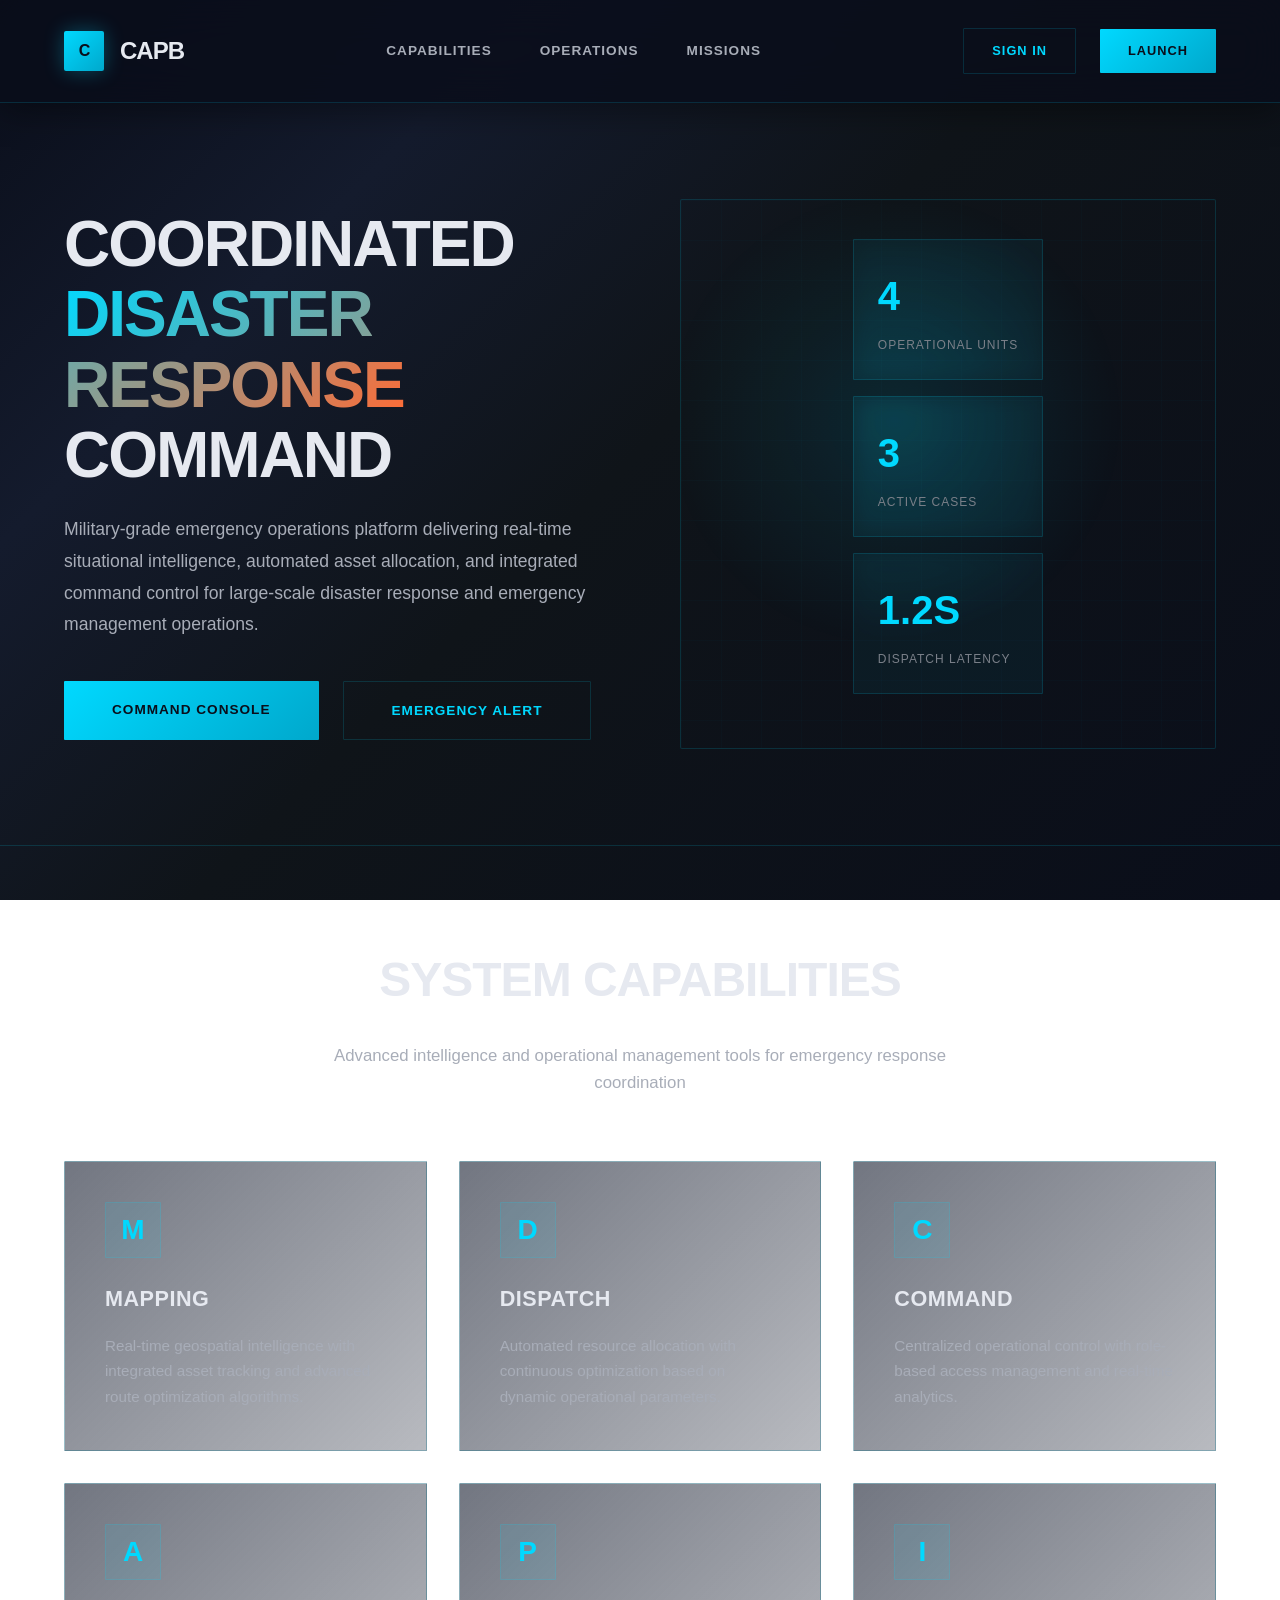
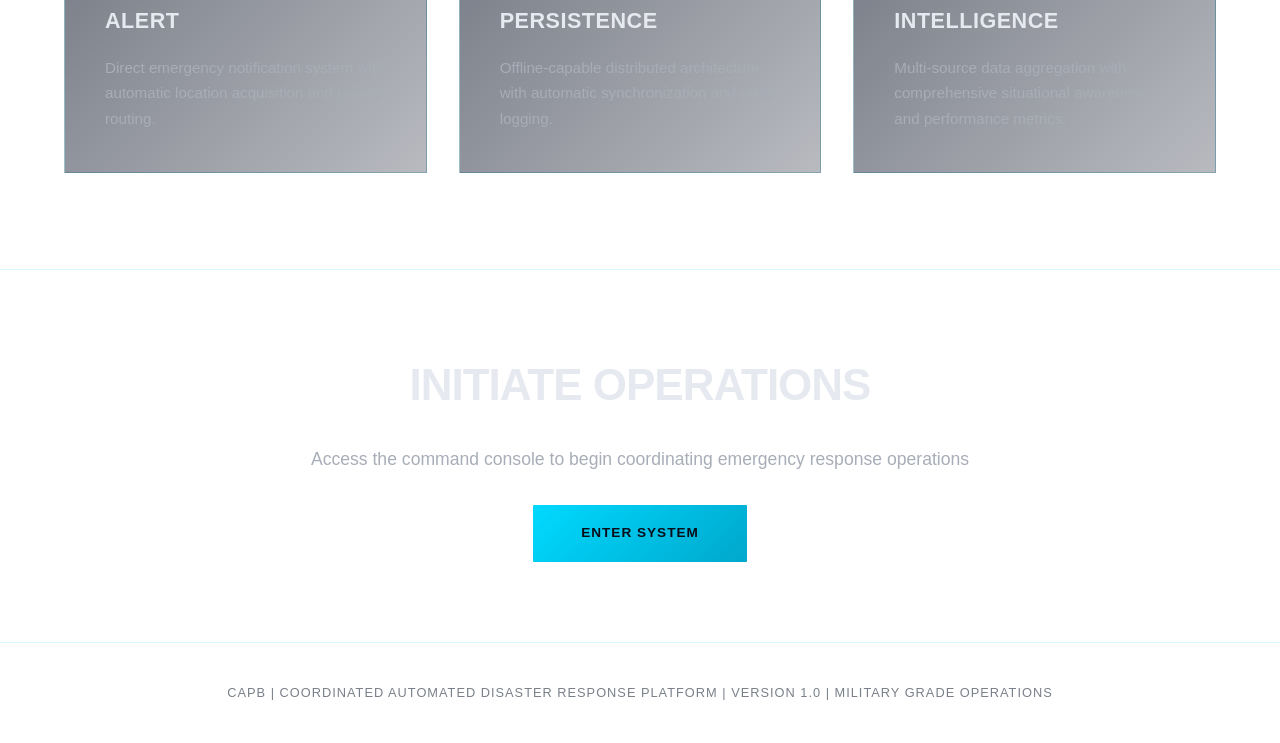
<file: capb-disaster-response/index.html>
<!DOCTYPE html>
<html lang="en">
<head>
    <meta charset="UTF-8">
    <meta name="viewport" content="width=device-width, initial-scale=1.0">
    <title>CAPB - Coordinated Automated Disaster Response</title>
    <style>
        * {
            margin: 0;
            padding: 0;
            box-sizing: border-box;
        }

        :root {
            --bg-primary: #0a0e1a;
            --bg-secondary: #141b2d;
            --bg-tertiary: #1a2237;
            --accent-primary: #00d9ff;
            --accent-secondary: #00a8cc;
            --accent-tertiary: #ff6b35;
            --accent-warning: #ff4757;
            --text-primary: #e6e9f0;
            --text-secondary: #a8adb8;
            --text-tertiary: #7a8089;
            --border-color: rgba(0, 217, 255, 0.15);
            --border-color-hover: rgba(0, 217, 255, 0.3);
        }

        body {
            font-family: 'IBM Plex Sans', 'Segoe UI', -apple-system, BlinkMacSystemFont, sans-serif;
            background: linear-gradient(135deg, #0a0e1a 0%, #141b2d 25%, #0f1419 50%, #0a0e1a 100%);
            background-attachment: fixed;
            color: var(--text-primary);
            line-height: 1.6;
            overflow-x: hidden;
        }

        /* Navigation */
        nav {
            display: flex;
            justify-content: space-between;
            align-items: center;
            padding: 1.75rem 4rem;
            backdrop-filter: blur(20px);
            background: rgba(10, 14, 26, 0.85);
            border-bottom: 1px solid var(--border-color);
            position: sticky;
            top: 0;
            z-index: 100;
            box-shadow: 0 8px 32px rgba(0, 0, 0, 0.4);
        }

        .nav-brand {
            display: flex;
            align-items: center;
            gap: 1rem;
            font-size: 1.5rem;
            font-weight: 800;
            letter-spacing: -1px;
            text-transform: uppercase;
        }

        .nav-brand-icon {
            width: 40px;
            height: 40px;
            background: linear-gradient(135deg, var(--accent-primary) 0%, var(--accent-secondary) 100%);
            border-radius: 2px;
            display: flex;
            align-items: center;
            justify-content: center;
            color: var(--bg-primary);
            font-weight: 900;
            font-size: 1rem;
            box-shadow: 0 0 20px rgba(0, 217, 255, 0.3);
        }

        .nav-links {
            display: flex;
            gap: 3rem;
            align-items: center;
        }

        .nav-link {
            color: var(--text-secondary);
            text-decoration: none;
            font-size: 0.85rem;
            transition: color 0.3s cubic-bezier(0.4, 0, 0.2, 1);
            text-transform: uppercase;
            letter-spacing: 1px;
            font-weight: 600;
        }

        .nav-link:hover {
            color: var(--accent-primary);
        }

        .nav-actions {
            display: flex;
            gap: 1.5rem;
            align-items: center;
        }

        .btn {
            padding: 0.75rem 1.75rem;
            border: none;
            border-radius: 1px;
            font-size: 0.8rem;
            cursor: pointer;
            transition: all 0.3s cubic-bezier(0.4, 0, 0.2, 1);
            font-weight: 700;
            white-space: nowrap;
            text-transform: uppercase;
            letter-spacing: 1px;
            text-decoration: none;
            display: inline-block;
        }

        .btn-secondary {
            background: transparent;
            border: 1px solid var(--border-color);
            color: var(--accent-primary);
        }

        .btn-secondary:hover {
            background: rgba(0, 217, 255, 0.08);
            border-color: var(--border-color-hover);
            box-shadow: 0 0 20px rgba(0, 217, 255, 0.2);
            transform: translateY(-2px);
        }

        .btn-primary {
            background: linear-gradient(135deg, var(--accent-primary) 0%, var(--accent-secondary) 100%);
            color: var(--bg-primary);
        }

        .btn-primary:hover {
            transform: translateY(-2px);
            box-shadow: 0 12px 40px rgba(0, 217, 255, 0.4);
        }

        /* Hero Section */
        .hero {
            display: grid;
            grid-template-columns: 1fr 1fr;
            gap: 5rem;
            align-items: center;
            padding: 6rem 4rem;
            max-width: 1600px;
            margin: 0 auto;
        }

        .hero-content h1 {
            font-size: 4rem;
            font-weight: 900;
            line-height: 1.1;
            margin-bottom: 1.5rem;
            letter-spacing: -2px;
            text-transform: uppercase;
        }

        .hero-content h1 .highlight {
            background: linear-gradient(135deg, var(--accent-primary) 0%, var(--accent-tertiary) 100%);
            -webkit-background-clip: text;
            -webkit-text-fill-color: transparent;
            background-clip: text;
        }

        .hero-content p {
            font-size: 1.1rem;
            color: var(--text-secondary);
            margin-bottom: 2.5rem;
            line-height: 1.8;
            font-weight: 300;
        }

        .hero-actions {
            display: flex;
            gap: 1.5rem;
            flex-wrap: wrap;
        }

        .btn-lg {
            padding: 1.1rem 3rem;
            font-size: 0.85rem;
        }

        .hero-visual {
            position: relative;
            height: 550px;
            background: radial-gradient(circle at 40% 40%, rgba(0, 217, 255, 0.1) 0%, rgba(0, 217, 255, 0) 50%);
            border: 1px solid var(--border-color);
            border-radius: 2px;
            display: flex;
            align-items: center;
            justify-content: center;
            overflow: hidden;
        }

        .grid-pattern {
            position: absolute;
            inset: 0;
            background-image: 
                linear-gradient(rgba(0, 217, 255, 0.04) 1px, transparent 1px),
                linear-gradient(90deg, rgba(0, 217, 255, 0.04) 1px, transparent 1px);
            background-size: 40px 40px;
            opacity: 0.5;
        }

        .visual-content {
            position: relative;
            z-index: 2;
        }

        .stat-box {
            background: rgba(0, 217, 255, 0.05);
            border: 1px solid var(--border-color);
            padding: 1.5rem;
            border-radius: 1px;
            margin-bottom: 1rem;
            backdrop-filter: blur(10px);
        }

        .stat-number {
            font-size: 2.5rem;
            font-weight: 900;
            color: var(--accent-primary);
            margin-bottom: 0.5rem;
            text-transform: uppercase;
        }

        .stat-label {
            font-size: 0.75rem;
            color: var(--text-tertiary);
            text-transform: uppercase;
            letter-spacing: 1px;
        }

        /* Features Section */
        .features {
            padding: 6rem 4rem;
            max-width: 1600px;
            margin: 0 auto;
            border-top: 1px solid var(--border-color);
        }

        .features-header {
            text-align: center;
            margin-bottom: 4rem;
        }

        .features-header h2 {
            font-size: 3rem;
            font-weight: 900;
            margin-bottom: 1.5rem;
            text-transform: uppercase;
            letter-spacing: -1px;
        }

        .features-header p {
            color: var(--text-secondary);
            font-size: 1.05rem;
            max-width: 700px;
            margin: 0 auto;
            font-weight: 300;
        }

        .features-grid {
            display: grid;
            grid-template-columns: repeat(3, 1fr);
            gap: 2rem;
        }

        .feature-card {
            background: linear-gradient(135deg, rgba(20, 27, 45, 0.6) 0%, rgba(20, 27, 45, 0.3) 100%);
            border: 1px solid var(--border-color);
            padding: 2.5rem;
            border-radius: 1px;
            transition: all 0.4s cubic-bezier(0.4, 0, 0.2, 1);
            position: relative;
            overflow: hidden;
        }

        .feature-card::before {
            content: '';
            position: absolute;
            top: 0;
            left: -100%;
            width: 100%;
            height: 100%;
            background: linear-gradient(90deg, transparent, rgba(0, 217, 255, 0.1), transparent);
            transition: left 0.6s ease;
        }

        .feature-card:hover::before {
            left: 100%;
        }

        .feature-card:hover {
            background: linear-gradient(135deg, rgba(0, 217, 255, 0.08) 0%, rgba(0, 217, 255, 0.02) 100%);
            border-color: var(--border-color-hover);
            transform: translateY(-8px);
            box-shadow: 0 16px 40px rgba(0, 217, 255, 0.15);
        }

        .feature-icon {
            width: 56px;
            height: 56px;
            background: rgba(0, 217, 255, 0.08);
            border: 1px solid var(--border-color);
            border-radius: 1px;
            display: flex;
            align-items: center;
            justify-content: center;
            margin-bottom: 1.5rem;
            font-size: 1.75rem;
            color: var(--accent-primary);
            font-weight: 900;
            text-transform: uppercase;
        }

        .feature-card:hover .feature-icon {
            background: rgba(0, 217, 255, 0.15);
        }

        .feature-card h3 {
            font-size: 1.35rem;
            margin-bottom: 1rem;
            font-weight: 800;
            text-transform: uppercase;
            letter-spacing: 0.5px;
        }

        .feature-card p {
            color: var(--text-secondary);
            font-size: 0.95rem;
            line-height: 1.7;
            font-weight: 300;
        }

        /* CTA Section */
        .cta {
            padding: 5rem 4rem;
            text-align: center;
            border-top: 1px solid var(--border-color);
        }

        .cta h2 {
            font-size: 2.75rem;
            margin-bottom: 1.5rem;
            font-weight: 900;
            text-transform: uppercase;
            letter-spacing: -1px;
        }

        .cta p {
            color: var(--text-secondary);
            font-size: 1.1rem;
            margin-bottom: 2rem;
            max-width: 700px;
            margin-left: auto;
            margin-right: auto;
            font-weight: 300;
        }

        /* Footer */
        footer {
            border-top: 1px solid var(--border-color);
            padding: 2.5rem 4rem;
            text-align: center;
            color: var(--text-tertiary);
            font-size: 0.8rem;
            text-transform: uppercase;
            letter-spacing: 1px;
        }

        @media (max-width: 1024px) {
            .hero {
                grid-template-columns: 1fr;
                padding: 3rem 2rem;
                gap: 3rem;
            }

            .hero-content h1 {
                font-size: 2.75rem;
            }

            .features-grid {
                grid-template-columns: 1fr;
            }

            nav {
                padding: 1.25rem 2rem;
            }

            .nav-links {
                display: none;
            }
        }

        @keyframes fadeInUp {
            from {
                opacity: 0;
                transform: translateY(30px);
            }
            to {
                opacity: 1;
                transform: translateY(0);
            }
        }

        .hero-content {
            animation: fadeInUp 0.8s ease-out;
        }

        .hero-visual {
            animation: fadeInUp 0.8s ease-out 0.2s both;
        }
    </style>
</head>
<body>
    <nav>
        <div class="nav-brand">
            <div class="nav-brand-icon">C</div>
            <span>CAPB</span>
        </div>
        <div class="nav-links">
            <a href="#" class="nav-link">Capabilities</a>
            <a href="#" class="nav-link">Operations</a>
            <a href="#" class="nav-link">Missions</a>
        </div>
        <div class="nav-actions">
            <a href="pages/login.html" class="btn btn-secondary">Sign In</a>
            <a href="pages/login.html" class="btn btn-primary">Launch</a>
        </div>
    </nav>

    <div class="hero">
        <div class="hero-content">
            <h1>Coordinated <span class="highlight">Disaster Response</span> Command</h1>
            <p>Military-grade emergency operations platform delivering real-time situational intelligence, automated asset allocation, and integrated command control for large-scale disaster response and emergency management operations.</p>
            
            <div class="hero-actions">
                <a href="pages/login.html" class="btn btn-primary btn-lg">Command Console</a>
                <a href="pages/sos-emergency.html" class="btn btn-secondary btn-lg">Emergency Alert</a>
            </div>
        </div>

        <div class="hero-visual">
            <div class="grid-pattern"></div>
            <div class="visual-content">
                <div class="stat-box">
                    <div class="stat-number">4</div>
                    <div class="stat-label">Operational Units</div>
                </div>
                <div class="stat-box">
                    <div class="stat-number">3</div>
                    <div class="stat-label">Active Cases</div>
                </div>
                <div class="stat-box">
                    <div class="stat-number">1.2s</div>
                    <div class="stat-label">Dispatch Latency</div>
                </div>
            </div>
        </div>
    </div>

    <div class="features">
        <div class="features-header">
            <h2>System Capabilities</h2>
            <p>Advanced intelligence and operational management tools for emergency response coordination</p>
        </div>

        <div class="features-grid">
            <div class="feature-card">
                <div class="feature-icon">M</div>
                <h3>Mapping</h3>
                <p>Real-time geospatial intelligence with integrated asset tracking and advanced route optimization algorithms.</p>
            </div>

            <div class="feature-card">
                <div class="feature-icon">D</div>
                <h3>Dispatch</h3>
                <p>Automated resource allocation with continuous optimization based on dynamic operational parameters.</p>
            </div>

            <div class="feature-card">
                <div class="feature-icon">C</div>
                <h3>Command</h3>
                <p>Centralized operational control with role-based access management and real-time analytics.</p>
            </div>

            <div class="feature-card">
                <div class="feature-icon">A</div>
                <h3>Alert</h3>
                <p>Direct emergency notification system with automatic location acquisition and priority routing.</p>
            </div>

            <div class="feature-card">
                <div class="feature-icon">P</div>
                <h3>Persistence</h3>
                <p>Offline-capable distributed architecture with automatic synchronization and audit logging.</p>
            </div>

            <div class="feature-card">
                <div class="feature-icon">I</div>
                <h3>Intelligence</h3>
                <p>Multi-source data aggregation with comprehensive situational awareness and performance metrics.</p>
            </div>
        </div>
    </div>

    <div class="cta">
        <h2>Initiate Operations</h2>
        <p>Access the command console to begin coordinating emergency response operations</p>
        <a href="pages/login.html" class="btn btn-primary btn-lg">Enter System</a>
    </div>

    <footer>
        <p>CAPB | Coordinated Automated Disaster Response Platform | Version 1.0 | Military Grade Operations</p>
    </footer>
</body>
</html>
</file>
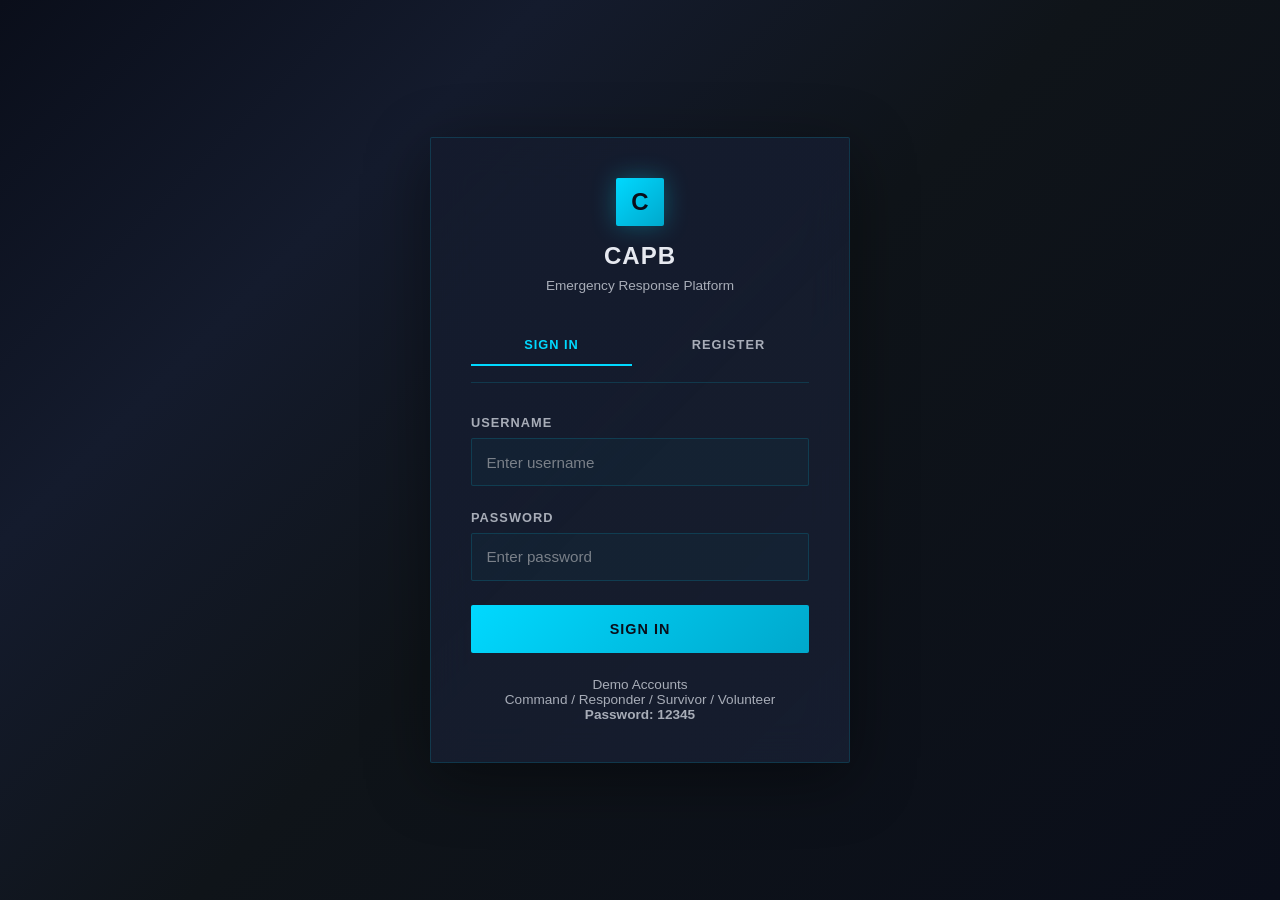
<file: capb-disaster-response/pages/command.html>
<!DOCTYPE html>
<html lang="en">
<head>
    <meta charset="UTF-8">
    <meta name="viewport" content="width=device-width, initial-scale=1.0">
    <title>Command Operations Center - CAPB</title>
    <link href='https://api.mapbox.com/mapbox-gl-js/v2.15.0/mapbox-gl.css' rel='stylesheet' />
    <style>
        * {
            margin: 0;
            padding: 0;
            box-sizing: border-box;
        }

        :root {
            --bg-primary: #0a0e1a;
            --bg-secondary: #141b2d;
            --bg-tertiary: #1a2237;
            --accent-primary: #00d9ff;
            --accent-secondary: #00a8cc;
            --accent-tertiary: #ff6b35;
            --accent-warning: #ff4757;
            --text-primary: #e6e9f0;
            --text-secondary: #a8adb8;
            --text-tertiary: #7a8089;
            --border-color: rgba(0, 217, 255, 0.15);
            --border-color-hover: rgba(0, 217, 255, 0.3);
        }

        body {
            font-family: 'IBM Plex Sans', 'Segoe UI', -apple-system, BlinkMacSystemFont, sans-serif;
            background: var(--bg-primary);
            color: var(--text-primary);
        }

        .navbar {
            display: flex;
            justify-content: space-between;
            align-items: center;
            padding: 1.25rem 2rem;
            background: rgba(10, 14, 26, 0.95);
            border-bottom: 1px solid var(--border-color);
            backdrop-filter: blur(10px);
        }

        .navbar-brand {
            display: flex;
            align-items: center;
            gap: 0.75rem;
            font-weight: 800;
            text-transform: uppercase;
            letter-spacing: 1px;
        }

        .navbar-brand-icon {
            width: 32px;
            height: 32px;
            background: linear-gradient(135deg, var(--accent-primary) 0%, var(--accent-secondary) 100%);
            border-radius: 2px;
            display: flex;
            align-items: center;
            justify-content: center;
            color: var(--bg-primary);
            font-weight: 900;
            font-size: 0.875rem;
            box-shadow: 0 0 16px rgba(0, 217, 255, 0.2);
        }

        .navbar-actions {
            display: flex;
            align-items: center;
            gap: 1.5rem;
        }

        .status-indicator {
            display: flex;
            align-items: center;
            gap: 0.75rem;
            font-size: 0.75rem;
            text-transform: uppercase;
            letter-spacing: 1px;
        }

        .status-dot {
            width: 8px;
            height: 8px;
            background: var(--accent-primary);
            border-radius: 50%;
            animation: pulse 2s infinite;
        }

        @keyframes pulse {
            0%, 100% { opacity: 1; }
            50% { opacity: 0.5; }
        }

        .btn {
            padding: 0.6rem 1.5rem;
            border: none;
            border-radius: 1px;
            font-size: 0.8rem;
            cursor: pointer;
            transition: all 0.3s cubic-bezier(0.4, 0, 0.2, 1);
            font-weight: 700;
            text-transform: uppercase;
            letter-spacing: 1px;
        }

        .btn-danger {
            background: transparent;
            border: 1px solid rgba(255, 71, 87, 0.3);
            color: var(--accent-warning);
        }

        .btn-danger:hover {
            background: rgba(255, 71, 87, 0.1);
            border-color: var(--accent-warning);
        }

        .btn-sm {
            padding: 0.5rem 1.25rem;
            font-size: 0.75rem;
        }

        .main-container {
            display: grid;
            grid-template-columns: 280px 1fr 280px;
            gap: 1rem;
            padding: 1rem;
            height: calc(100vh - 70px);
            overflow: hidden;
        }

        .panel {
            background: linear-gradient(135deg, rgba(20, 27, 45, 0.8) 0%, rgba(26, 34, 55, 0.5) 100%);
            border: 1px solid var(--border-color);
            border-radius: 1px;
            overflow: hidden;
            display: flex;
            flex-direction: column;
            box-shadow: 0 8px 32px rgba(0, 0, 0, 0.3);
        }

        .panel-header {
            padding: 1.25rem;
            border-bottom: 1px solid var(--border-color);
            background: rgba(10, 14, 26, 0.6);
        }

        .panel-title {
            font-size: 0.9rem;
            font-weight: 800;
            text-transform: uppercase;
            letter-spacing: 1px;
            color: var(--text-primary);
        }

        .panel-content {
            flex: 1;
            overflow-y: auto;
            padding: 1rem;
        }

        .map-section {
            display: flex;
            flex-direction: column;
            gap: 0.5rem;
            height: 100%;
        }

        .map-container {
            position: relative;
            border: 1px solid var(--border-color);
            border-radius: 1px;
            overflow: hidden;
            background: var(--bg-tertiary);
        }

        .map-large {
            flex: 1;
            min-height: 300px;
        }

        .map-small {
            height: 140px;
        }

        .form-group {
            margin-bottom: 1rem;
        }

        .form-label {
            font-size: 0.75rem;
            font-weight: 700;
            text-transform: uppercase;
            letter-spacing: 1px;
            color: var(--text-secondary);
            margin-bottom: 0.5rem;
            display: block;
        }

        .form-select {
            width: 100%;
            padding: 0.75rem;
            background: rgba(0, 217, 255, 0.03);
            border: 1px solid var(--border-color);
            color: var(--text-primary);
            border-radius: 1px;
            font-size: 0.85rem;
            cursor: pointer;
            transition: all 0.3s ease;
        }

        .form-select:focus {
            outline: none;
            background: rgba(0, 217, 255, 0.06);
            border-color: var(--accent-primary);
            box-shadow: 0 0 12px rgba(0, 217, 255, 0.1);
        }

        .form-select option {
            background: var(--bg-secondary);
            color: var(--text-primary);
        }

        .btn-block {
            width: 100%;
            padding: 0.9rem;
            margin-top: 0.5rem;
        }

        .btn-primary {
            background: linear-gradient(135deg, var(--accent-primary) 0%, var(--accent-secondary) 100%);
            color: var(--bg-primary);
        }

        .btn-primary:hover {
            transform: translateY(-2px);
            box-shadow: 0 8px 24px rgba(0, 217, 255, 0.3);
        }

        .list-item {
            background: rgba(0, 217, 255, 0.03);
            border: 1px solid var(--border-color);
            padding: 0.85rem;
            margin-bottom: 0.65rem;
            border-radius: 1px;
            transition: all 0.3s ease;
        }

        .list-item:hover {
            background: rgba(0, 217, 255, 0.06);
            border-color: var(--border-color-hover);
        }

        .list-item-title {
            font-weight: 700;
            font-size: 0.85rem;
            margin-bottom: 0.25rem;
        }

        .list-item-meta {
            font-size: 0.7rem;
            color: var(--text-secondary);
        }

        .list-item-status {
            font-size: 0.65rem;
            padding: 0.25rem 0.5rem;
            background: rgba(0, 217, 255, 0.15);
            color: var(--accent-primary);
            border-radius: 1px;
            text-transform: uppercase;
            letter-spacing: 0.5px;
            font-weight: 600;
            display: inline-block;
            margin-top: 0.25rem;
        }

        .list-item-status.critical {
            background: rgba(255, 71, 87, 0.15);
            color: var(--accent-warning);
        }

        .kpi-grid {
            display: grid;
            grid-template-columns: 1fr 1fr;
            gap: 0.65rem;
            margin-bottom: 1.25rem;
        }

        .kpi-box {
            background: rgba(0, 217, 255, 0.03);
            border: 1px solid var(--border-color);
            padding: 0.75rem;
            border-radius: 1px;
            text-align: center;
        }

        .kpi-label {
            font-size: 0.65rem;
            color: var(--text-tertiary);
            text-transform: uppercase;
            letter-spacing: 0.5px;
            margin-bottom: 0.35rem;
        }

        .kpi-value {
            font-size: 1.5rem;
            font-weight: 900;
            color: var(--accent-primary);
        }

        .kpi-value.warning {
            color: var(--accent-warning);
        }

        .panel-content::-webkit-scrollbar {
            width: 6px;
        }

        .panel-content::-webkit-scrollbar-thumb {
            background: rgba(0, 217, 255, 0.2);
            border-radius: 3px;
        }
    </style>
</head>
<body>
    <nav class="navbar">
        <div class="navbar-brand">
            <div class="navbar-brand-icon">C</div>
            <span>Command Center</span>
        </div>
        <div class="navbar-actions">
            <div class="status-indicator">
                <div class="status-dot"></div>
                <span>Operational</span>
            </div>
            <button onclick="handleLogout()" class="btn btn-danger btn-sm">Logout</button>
        </div>
    </nav>

    <div class="main-container">
        <!-- Left Panel: Control -->
        <div class="panel">
            <div class="panel-header">
                <div class="panel-title">Operations</div>
            </div>
            <div class="panel-content">
                <div class="form-group">
                    <label class="form-label">Unit</label>
                    <select id="unit-select" class="form-select">
                        <option value="">Select Unit</option>
                    </select>
                </div>

                <div class="form-group">
                    <label class="form-label">Patient</label>
                    <select id="patient-select" class="form-select">
                        <option value="">Select Patient</option>
                    </select>
                </div>

                <button class="btn btn-primary btn-block" onclick="performAssignment()">Assign</button>

                <div style="margin-top: 1.25rem; border-top: 1px solid var(--border-color); padding-top: 1rem;">
                    <div class="panel-title" style="margin-bottom: 0.75rem; font-size: 0.75rem;">Units</div>
                    <div id="units-list" style="max-height: 150px; overflow-y: auto;"></div>
                </div>

                <div style="margin-top: 1rem; border-top: 1px solid var(--border-color); padding-top: 1rem;">
                    <div class="panel-title" style="margin-bottom: 0.75rem; font-size: 0.75rem;">Patients</div>
                    <div id="patients-list" style="max-height: 150px; overflow-y: auto;"></div>
                </div>
            </div>
        </div>

        <!-- Center: Maps -->
        <div class="panel" style="flex-direction: row; gap: 0.5rem;">
            <!-- Small Overview Map -->
            <!-- Small Overview Map -->
            <div style="width: 180px; display: flex; flex-direction: column;">
                <div class="panel-header">
                    <div class="panel-title" style="font-size: 0.7rem;">Overview</div>
                </div>
                <div class="map-container map-small" id="map-small"></div>
            </div>

            <!-- Large Tactical Map -->
            <div style="flex: 1; display: flex; flex-direction: column;">
                <div class="panel-header">
                    <div class="panel-title" style="font-size: 0.7rem;">Tactical Intelligence</div>
                </div>
                <div class="map-container map-large" id="map-large"></div>
            </div>
        </div>

        <!-- Right Panel: Status -->
        <div class="panel">
            <div class="panel-header">
                <div class="panel-title">Status</div>
            </div>
            <div class="panel-content">
                <div class="kpi-grid">
                    <div class="kpi-box">
                        <div class="kpi-label">Critical</div>
                        <div class="kpi-value warning" id="kpi-critical">0</div>
                    </div>
                    <div class="kpi-box">
                        <div class="kpi-label">En Route</div>
                        <div class="kpi-value" id="kpi-enroute">0</div>
                    </div>
                    <div class="kpi-box">
                        <div class="kpi-label">Available</div>
                        <div class="kpi-value" id="kpi-available">0</div>
                    </div>
                    <div class="kpi-box">
                        <div class="kpi-label">On Scene</div>
                        <div class="kpi-value" id="kpi-onscene">0</div>
                    </div>
                </div>

                <div style="border-top: 1px solid var(--border-color); padding-top: 1rem;">
                    <div class="panel-title" style="margin-bottom: 0.75rem; font-size: 0.75rem;">Activity</div>
                    <div id="activity-log" style="max-height: 280px; overflow-y: auto;"></div>
                </div>
            </div>
        </div>
    </div>

    <script src='https://api.mapbox.com/mapbox-gl-js/v2.15.0/mapbox-gl.js'></script>
    <script src="../js/store.js"></script>
    <script src="../js/auth.js"></script>
    <script src="../js/statemanagement.js"></script>
    <script src="../js/sosdb.js"></script>
    <script src="../js/sosservice.js"></script>
    <script src="../js/sosbridge.js"></script>
    <script src="../js/map.js"></script>

    <script>
        requireRole('command');

        let mapServiceLarge = null;
        let mapServiceSmall = null;

        stateManager.subscribe((state) => {
            renderUI(state);
        });

        function renderUI(state) {
            updateSelects(state);
            updateLists(state);
            updateKPIs(state.stats);
            updateActivityLog(state.notifications);
            
            if (mapServiceLarge && mapServiceLarge.isInitialized()) {
                updateMaps(state);
            }
        }

        function updateSelects(state) {
            const unitSel = document.getElementById('unit-select');
            const patSel = document.getElementById('patient-select');
            
            const unitVal = unitSel.value;
            const patVal = patSel.value;
            
            unitSel.innerHTML = '<option value="">Select Unit</option>';
            state.responders.filter(r => r.status === 'available').forEach(r => {
                const opt = document.createElement('option');
                opt.value = r.id;
                opt.textContent = `${r.name} (${r.type})`;
                unitSel.appendChild(opt);
            });
            unitSel.value = unitVal;

            patSel.innerHTML = '<option value="">Select Patient</option>';
            state.patients.filter(p => !p.assignedUnitId).forEach(p => {
                const opt = document.createElement('option');
                opt.value = p.id;
                opt.textContent = `${p.name} - Severity ${p.severity}`;
                patSel.appendChild(opt);
            });
            patSel.value = patVal;
        }

        function updateLists(state) {
            const unitsList = document.getElementById('units-list');
            unitsList.innerHTML = state.responders.map(r => {
                const assigned = r.assignedPatientId ? stateManager.getPatient(r.assignedPatientId) : null;
                return `
                    <div class="list-item">
                        <div class="list-item-title">${r.name}</div>
                        <div class="list-item-meta">${r.type.toUpperCase()} | ${r.crew} crew</div>
                        <div class="list-item-status">${r.status}</div>
                        ${assigned ? `<div style="font-size: 0.65rem; color: var(--accent-primary); margin-top: 0.25rem;">→ ${assigned.name}</div>` : ''}
                    </div>
                `;
            }).join('');

            const patientsList = document.getElementById('patients-list');
            patientsList.innerHTML = state.patients.map(p => {
                const severity = p.severity >= 8 ? 'critical' : 'normal';
                const assigned = p.assignedUnitId ? stateManager.getResponder(p.assignedUnitId) : null;
                return `
                    <div class="list-item">
                        <div class="list-item-title">${p.name}</div>
                        <div class="list-item-meta">${p.condition}</div>
                        <div class="list-item-status ${severity === 'critical' ? 'critical' : ''}">${p.severity}/10</div>
                        ${assigned ? `<div style="font-size: 0.65rem; color: var(--accent-primary); margin-top: 0.25rem;">${assigned.name}</div>` : ''}
                    </div>
                `;
            }).join('');
        }

        function updateKPIs(stats) {
            document.getElementById('kpi-critical').textContent = stats.criticalPatients;
            document.getElementById('kpi-enroute').textContent = stats.enRouteResponders;
            document.getElementById('kpi-available').textContent = stats.availableResponders;
            document.getElementById('kpi-onscene').textContent = stats.onSceneResponders;
        }

        function updateActivityLog(notifications) {
            const log = document.getElementById('activity-log');
            log.innerHTML = notifications.slice(0, 8).map(notif => `
                <div class="list-item">
                    <div style="font-size: 0.7rem; color: var(--text-secondary);">${notif.message}</div>
                </div>
            `).join('');
        }

        function updateMaps(state) {
        mapServiceLarge.clearMarkers();
        mapServiceSmall.clearMarkers();
        mapServiceLarge.clearRoutes();
        mapServiceSmall.clearRoutes();

        state.patients.forEach(p => {
            const severity = p.severity >= 8 ? 'critical' : 'moderate';
            mapServiceLarge.addMarker(`pat_${p.id}`,
                [p.location.lng, p.location.lat],
                { severity, title: p.name, description: p.condition, type: 'patient' }
            );
            mapServiceSmall.addMarker(`pat_${p.id}`,
                [p.location.lng, p.location.lat],
                { severity, title: p.name, type: 'patient' }
            );
        });

        state.responders.forEach(r => {
            // Only add static marker if NOT being animated
            const isAnimating = mapServiceLarge._animations?.has(`resp_${r.id}`);

            if (!isAnimating) {
                mapServiceLarge.addMarker(`resp_${r.id}`,
                    [r.location.lng, r.location.lat],
                    { type: r.type, title: r.name, description: `Status: ${r.status}` }
                );
            }

            mapServiceSmall.addMarker(`resp_${r.id}`,
                [r.location.lng, r.location.lat],
                { type: r.type, title: r.name }
            );

            // ── TRIGGER ANIMATION when newly assigned ──────────────────────────
            if (r.assignedPatientId && r.path && !isAnimating) {
                const patient = stateManager.getPatient(r.assignedPatientId);
                const coords  = r.path.map(p => [p.lng, p.lat]);

                mapServiceLarge.animateDispatch(`resp_${r.id}`, coords, {
                    unitType:  r.type,
                    color:     '#00d9ff',
                    speed:     0.00018,
                    dwellTime: 5000,
                    onArrive: () => {
                        stateManager.addNotification(`${r.name} ON SCENE → ${patient?.name}`);
                    },
                    onReturn: () => {
                        stateManager.addNotification(`${r.name} RETURNED TO BASE`);
                    }
                });

                // Small map still gets a static route line
                mapServiceSmall.addRoute(`route_${r.id}`, coords, '#00d9ff');
            }
        });
}

        function performAssignment() {
            const unitId = document.getElementById('unit-select').value;
            const patientId = document.getElementById('patient-select').value;

            if (!unitId || !patientId) {
                alert('Select both unit and patient');
                return;
            }

            stateManager.assignResponderToPatient(unitId, patientId);
            document.getElementById('unit-select').value = '';
            document.getElementById('patient-select').value = '';
        }

        function handleLogout() {
            stateManager.stopSimulation();
            authManager.logout();
            window.location.href = './login.html';
        }

        function initMaps() {
            // Large map - satellite view
            mapServiceLarge = new MapService('map-large');
            mapServiceLarge.init([90.4125, 23.8103], 15, 'satellite', 'professional');

            mapServiceSmall = new MapService('map-small');
            mapServiceSmall.init([90.4125, 23.8103], 12, 'dark', 'diamond');
        }

        setTimeout(() => {
            initMaps();
            stateManager.startSimulation();
        }, 1000);

        window.addEventListener('beforeunload', () => {
            stateManager.stopSimulation();
        });
    </script>
</body>
</html>
</file>
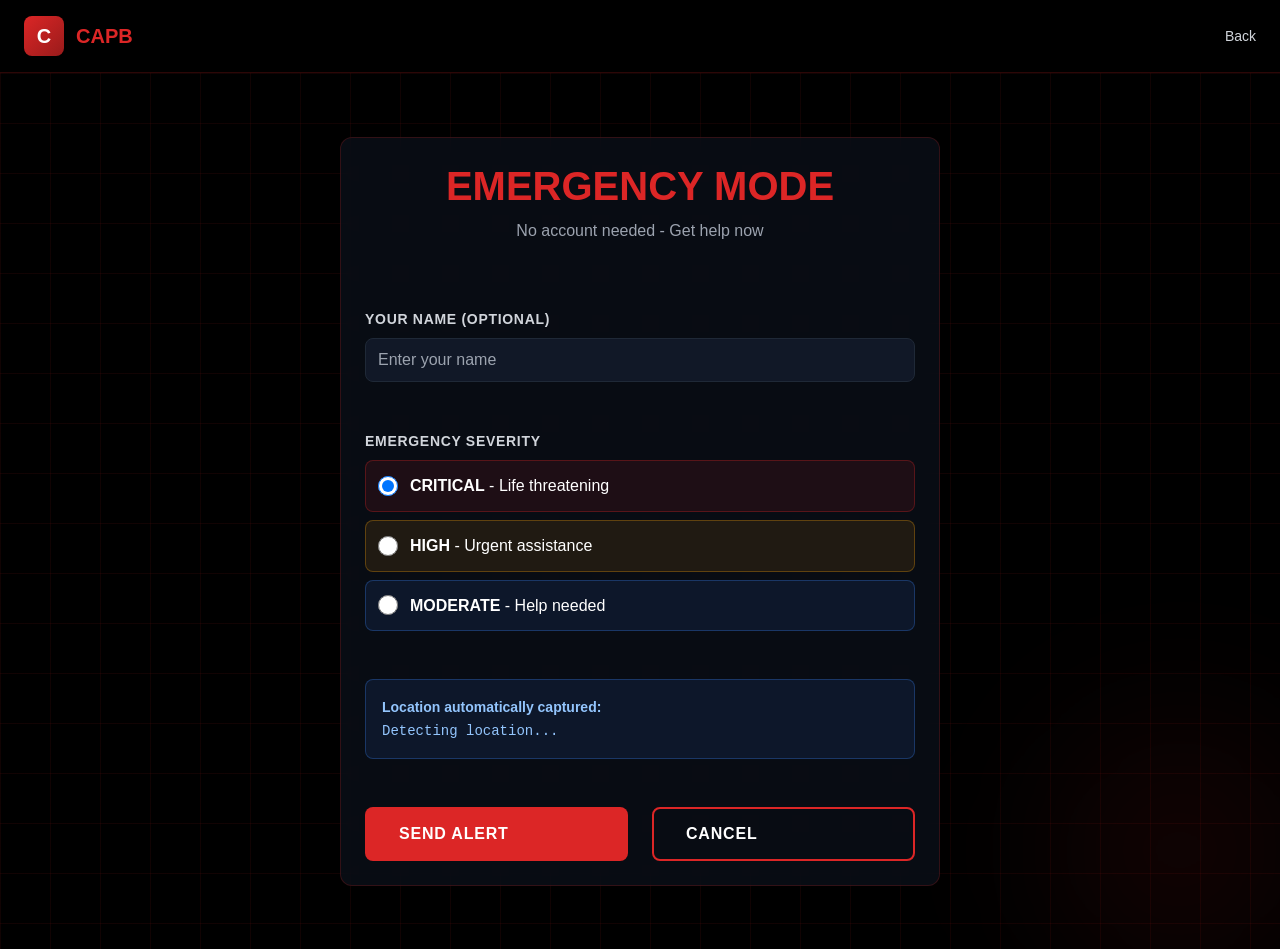
<file: capb-disaster-response/pages/emergency.html>
<!DOCTYPE html>
<html lang="en">
<head>
    <meta charset="UTF-8">
    <meta name="viewport" content="width=device-width, initial-scale=1.0">
    <title>Emergency Mode - CAPB</title>
    <link rel="stylesheet" href="../css/styles.css">
</head>
<body>
    <nav class="navbar">
        <div class="navbar-container">
            <div class="navbar-brand">
                <div class="navbar-brand-icon">C</div>
                <div>CAPB</div>
            </div>
            <a href="../index.html" class="navbar-link">Back</a>
        </div>
    </nav>

    <div class="hero">
        <div class="hero-background">
            <div class="hero-grid"></div>
            <div class="hero-glow hero-glow-1" style="top: auto; bottom: -100px;"></div>
        </div>

        <div style="max-width: 600px; width: 100%; position: relative; z-index: 1;">
            <div class="card animate-in">
                <div class="card-header" style="flex-direction: column; text-align: center; margin-bottom: 2rem; border: none;">
                    <h1 style="color: var(--primary); margin: 0;">EMERGENCY MODE</h1>
                    <p style="color: var(--text-muted); margin-top: 0.5rem;">No account needed - Get help now</p>
                </div>

                <form id="emergency-form" style="display: grid; grid-template-columns: 1fr 1fr; gap: 1.5rem;">
                    <div class="form-group" style="grid-column: 1 / -1;">
                        <label class="form-label">Your Name (Optional)</label>
                        <input type="text" placeholder="Enter your name" class="form-input">
                    </div>

                    <div class="form-group" style="grid-column: 1 / -1;">
                        <label class="form-label">Emergency Severity</label>
                        <div style="display: grid; gap: 0.5rem;">
                            <label style="display: flex; align-items: center; gap: 0.75rem; padding: 0.75rem; background: rgba(220, 38, 38, 0.1); border: 1px solid rgba(220, 38, 38, 0.3); border-radius: 0.5rem; cursor: pointer;">
                                <input type="radio" name="severity" value="critical" checked style="width: 1.25rem; height: 1.25rem;">
                                <span style="flex: 1;"><strong>CRITICAL</strong> - Life threatening</span>
                            </label>
                            <label style="display: flex; align-items: center; gap: 0.75rem; padding: 0.75rem; background: rgba(245, 158, 11, 0.1); border: 1px solid rgba(245, 158, 11, 0.3); border-radius: 0.5rem; cursor: pointer;">
                                <input type="radio" name="severity" value="high" style="width: 1.25rem; height: 1.25rem;">
                                <span style="flex: 1;"><strong>HIGH</strong> - Urgent assistance</span>
                            </label>
                            <label style="display: flex; align-items: center; gap: 0.75rem; padding: 0.75rem; background: rgba(59, 130, 246, 0.1); border: 1px solid rgba(59, 130, 246, 0.3); border-radius: 0.5rem; cursor: pointer;">
                                <input type="radio" name="severity" value="moderate" style="width: 1.25rem; height: 1.25rem;">
                                <span style="flex: 1;"><strong>MODERATE</strong> - Help needed</span>
                            </label>
                        </div>
                    </div>

                    <div class="form-group" style="grid-column: 1 / -1; background: rgba(59, 130, 246, 0.1); border: 1px solid rgba(59, 130, 246, 0.3); padding: 1rem; border-radius: 0.5rem;">
                        <p style="font-size: 0.875rem; color: #93c5fd; margin: 0;">
                            <strong>Location automatically captured:</strong><br>
                            <span id="location-text" style="font-family: monospace;">Detecting location...</span>
                        </p>
                    </div>

                    <button type="submit" class="btn btn-danger btn-lg" style="grid-column: 1 / 2; background-color: #dc2626;">Send Alert</button>
                    <button type="button" class="btn btn-secondary btn-lg" style="grid-column: 2 / 3;" onclick="window.history.back()">Cancel</button>
                </form>

                <div id="alert-sent" class="hidden" style="text-align: center; padding: 2rem;">
                    <div style="font-size: 3rem; margin-bottom: 1rem; animation: pulse 1s infinite;">🆘</div>
                    <h3 style="color: var(--primary);">Emergency Alert Sent</h3>
                    <p style="color: var(--text-muted);">Help is on the way. Redirecting...</p>
                    <div style="height: 2px; background: linear-gradient(90deg, var(--primary), transparent); margin-top: 1rem; animation: slideRight 3s ease-in-out;"></div>
                </div>
            </div>
        </div>
    </div>

    <style>
        @keyframes slideRight {
            from { width: 0; }
            to { width: 100%; }
        }
        @keyframes pulse {
            0%, 100% { opacity: 1; }
            50% { opacity: 0.5; }
        }
    </style>

    <script src="../js/store.js"></script>
    <script src="../js/auth.js"></script>
    <script>
        if (navigator.geolocation) {
            navigator.geolocation.getCurrentPosition((pos) => {
                const {latitude, longitude} = pos.coords;
                document.getElementById('location-text').textContent = `${latitude.toFixed(4)}, ${longitude.toFixed(4)}`;
            });
        }

        document.getElementById('emergency-form').addEventListener('submit', (e) => {
            e.preventDefault();
            const name = e.target.querySelector('input[type="text"]').value;
            const severity = e.target.querySelector('input[name="severity"]:checked').value;
            
            authManager.emergency(name, severity);
            
            document.getElementById('emergency-form').classList.add('hidden');
            document.getElementById('alert-sent').classList.remove('hidden');
            
            setTimeout(() => {
                window.location.href = './survivor.html';
            }, 3000);
        });
    </script>
</body>
</html>
</file>
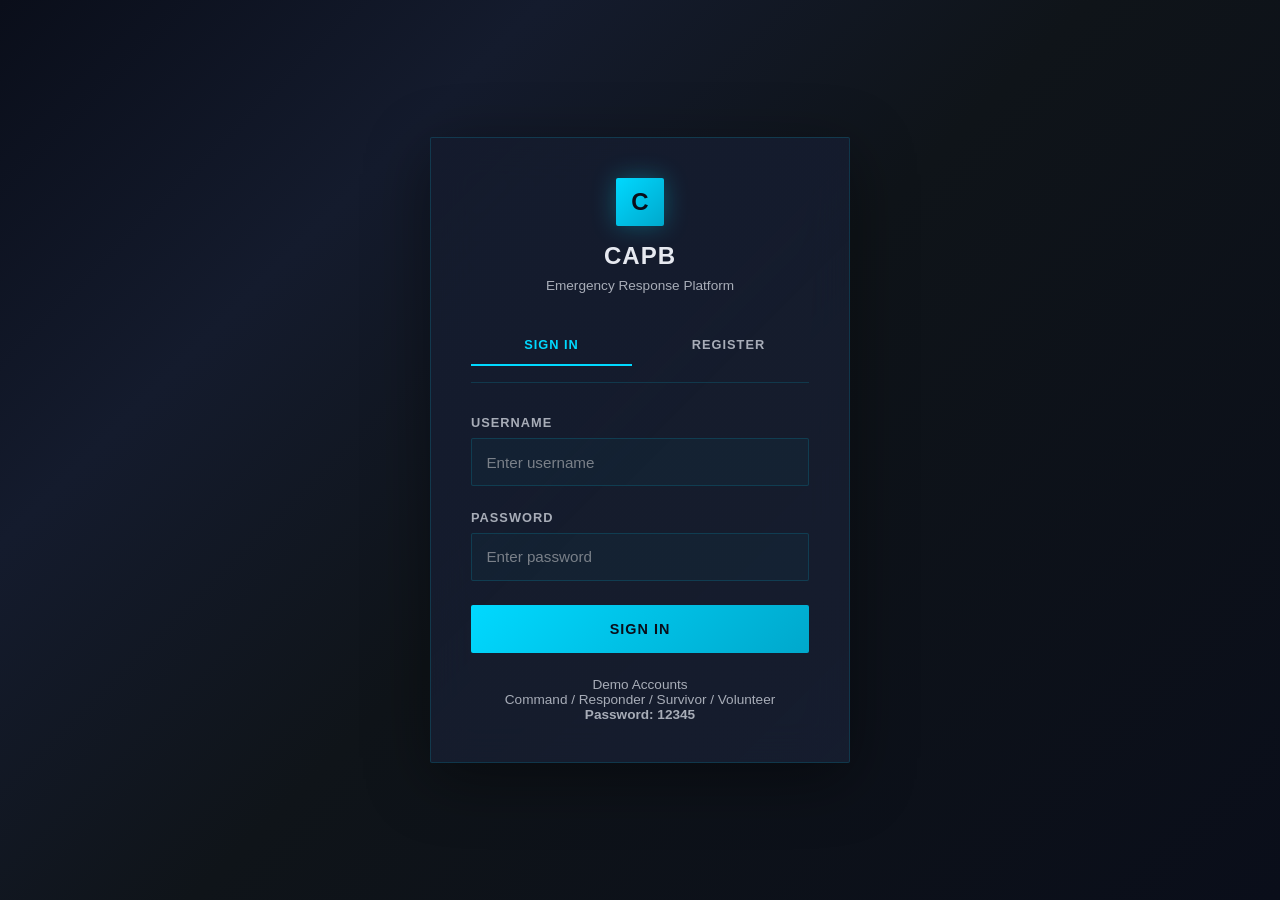
<file: capb-disaster-response/pages/login.html>
<!DOCTYPE html>
<html lang="en">
<head>
    <meta charset="UTF-8">
    <meta name="viewport" content="width=device-width, initial-scale=1.0">
    <title>Authentication - CAPB</title>
    <style>
        * {
            margin: 0;
            padding: 0;
            box-sizing: border-box;
        }

        :root {
            --bg-primary: #0a0e1a;
            --bg-secondary: #141b2d;
            --bg-tertiary: #1a2237;
            --accent-primary: #00d9ff;
            --accent-secondary: #00a8cc;
            --accent-tertiary: #ff6b35;
            --accent-warning: #ff4757;
            --text-primary: #e6e9f0;
            --text-secondary: #a8adb8;
            --text-tertiary: #7a8089;
            --border-color: rgba(0, 217, 255, 0.15);
        }

        body {
            font-family: 'IBM Plex Sans', 'Segoe UI', -apple-system, BlinkMacSystemFont, sans-serif;
            background: linear-gradient(135deg, #0a0e1a 0%, #141b2d 25%, #0f1419 50%, #0a0e1a 100%);
            background-attachment: fixed;
            color: var(--text-primary);
            display: flex;
            align-items: center;
            justify-content: center;
            min-height: 100vh;
            padding: 1.5rem;
        }

        .container {
            width: 100%;
            max-width: 420px;
        }

        .card {
            background: linear-gradient(135deg, rgba(20, 27, 45, 0.9) 0%, rgba(26, 34, 55, 0.7) 100%);
            border: 1px solid var(--border-color);
            border-radius: 2px;
            padding: 2.5rem;
            backdrop-filter: blur(20px);
            box-shadow: 0 16px 64px rgba(0, 0, 0, 0.4);
        }

        .logo-section {
            text-align: center;
            margin-bottom: 2rem;
        }

        .logo-icon {
            width: 48px;
            height: 48px;
            background: linear-gradient(135deg, var(--accent-primary) 0%, var(--accent-secondary) 100%);
            border-radius: 2px;
            margin: 0 auto 1rem;
            display: flex;
            align-items: center;
            justify-content: center;
            color: var(--bg-primary);
            font-weight: 900;
            font-size: 1.5rem;
            box-shadow: 0 0 24px rgba(0, 217, 255, 0.3);
        }

        .logo-text {
            font-size: 1.5rem;
            font-weight: 800;
            text-transform: uppercase;
            letter-spacing: 1px;
            margin-bottom: 0.5rem;
        }

        .logo-subtitle {
            font-size: 0.85rem;
            color: var(--text-secondary);
            font-weight: 300;
        }

        .tabs {
            display: flex;
            gap: 1rem;
            margin-bottom: 2rem;
            border-bottom: 1px solid var(--border-color);
            padding-bottom: 1rem;
        }

        .tab {
            flex: 1;
            padding: 0.75rem;
            background: transparent;
            border: none;
            color: var(--text-secondary);
            font-weight: 700;
            text-transform: uppercase;
            letter-spacing: 1px;
            font-size: 0.8rem;
            cursor: pointer;
            transition: all 0.3s ease;
            border-bottom: 2px solid transparent;
        }

        .tab.active {
            color: var(--accent-primary);
            border-bottom-color: var(--accent-primary);
        }

        .form-group {
            margin-bottom: 1.5rem;
        }

        .form-label {
            font-size: 0.8rem;
            font-weight: 700;
            text-transform: uppercase;
            letter-spacing: 1px;
            color: var(--text-secondary);
            margin-bottom: 0.5rem;
            display: block;
        }

        .form-input {
            width: 100%;
            padding: 0.9rem;
            background: rgba(0, 217, 255, 0.03);
            border: 1px solid var(--border-color);
            color: var(--text-primary);
            border-radius: 2px;
            font-size: 0.95rem;
            font-family: inherit;
            transition: all 0.3s ease;
        }

        .form-input:focus {
            outline: none;
            background: rgba(0, 217, 255, 0.06);
            border-color: var(--accent-primary);
            box-shadow: 0 0 16px rgba(0, 217, 255, 0.15);
        }

        .form-input::placeholder {
            color: var(--text-tertiary);
        }

        .role-selector {
            display: grid;
            grid-template-columns: 1fr 1fr;
            gap: 0.75rem;
            margin-bottom: 1.5rem;
        }

        .role-option {
            position: relative;
        }

        .role-option input {
            display: none;
        }

        .role-label {
            display: block;
            padding: 0.9rem;
            background: rgba(0, 217, 255, 0.03);
            border: 1px solid var(--border-color);
            border-radius: 2px;
            text-align: center;
            cursor: pointer;
            transition: all 0.3s ease;
            font-weight: 600;
            font-size: 0.8rem;
            text-transform: uppercase;
            letter-spacing: 1px;
        }

        .role-option input:checked + .role-label {
            background: rgba(0, 217, 255, 0.15);
            border-color: var(--accent-primary);
            color: var(--accent-primary);
        }

        .btn {
            width: 100%;
            padding: 1rem;
            background: linear-gradient(135deg, var(--accent-primary) 0%, var(--accent-secondary) 100%);
            color: var(--bg-primary);
            border: none;
            border-radius: 2px;
            font-weight: 800;
            text-transform: uppercase;
            letter-spacing: 1px;
            font-size: 0.9rem;
            cursor: pointer;
            transition: all 0.3s ease;
        }

        .btn:hover {
            transform: translateY(-2px);
            box-shadow: 0 12px 32px rgba(0, 217, 255, 0.3);
        }

        .form-content {
            display: none;
        }

        .form-content.active {
            display: block;
        }

        .link {
            text-align: center;
            margin-top: 1.5rem;
            font-size: 0.85rem;
            color: var(--text-secondary);
        }

        .link a {
            color: var(--accent-primary);
            text-decoration: none;
            font-weight: 600;
            transition: color 0.3s ease;
        }

        .link a:hover {
            color: var(--accent-tertiary);
        }

        .error {
            background: rgba(255, 71, 87, 0.1);
            border: 1px solid rgba(255, 71, 87, 0.3);
            color: #ff4757;
            padding: 0.75rem;
            border-radius: 2px;
            font-size: 0.8rem;
            margin-bottom: 1rem;
            text-align: center;
        }

        @media (max-width: 640px) {
            .card {
                padding: 1.75rem;
            }

            .role-selector {
                grid-template-columns: 1fr;
            }
        }
    </style>
</head>
<body>
    <div class="container">
        <div class="card">
            <div class="logo-section">
                <div class="logo-icon">C</div>
                <div class="logo-text">CAPB</div>
                <div class="logo-subtitle">Emergency Response Platform</div>
            </div>

            <div class="tabs">
                <button class="tab active" onclick="switchTab('login')">Sign In</button>
                <button class="tab" onclick="switchTab('signup')">Register</button>
            </div>

            <!-- Login Form -->
            <div id="login" class="form-content active">
                <div id="login-error" class="error" style="display: none;"></div>
                
                <form onsubmit="handleLogin(event)">
                    <div class="form-group">
                        <label class="form-label">Username</label>
                        <input type="text" id="login-username" class="form-input" placeholder="Enter username" required>
                    </div>

                    <div class="form-group">
                        <label class="form-label">Password</label>
                        <input type="password" id="login-password" class="form-input" placeholder="Enter password" required>
                    </div>

                    <button type="submit" class="btn">Sign In</button>
                </form>

                <div class="link">
                    Demo Accounts<br>
                    Command / Responder / Survivor / Volunteer<br>
                    <strong>Password: 12345</strong>
                </div>
            </div>

            <!-- Signup Form -->
            <div id="signup" class="form-content">
                <div id="signup-error" class="error" style="display: none;"></div>

                <form onsubmit="handleSignup(event)">
                    <div class="form-group">
                        <label class="form-label">Full Name</label>
                        <input type="text" id="signup-name" class="form-input" placeholder="Enter full name" required>
                    </div>

                    <div class="form-group">
                        <label class="form-label">Role</label>
                        <div class="role-selector">
                            <label class="role-option">
                                <input type="radio" name="role" value="command" checked>
                                <div class="role-label">Command</div>
                            </label>
                            <label class="role-option">
                                <input type="radio" name="role" value="responder">
                                <div class="role-label">Responder</div>
                            </label>
                            <label class="role-option">
                                <input type="radio" name="role" value="survivor">
                                <div class="role-label">Survivor</div>
                            </label>
                            <label class="role-option">
                                <input type="radio" name="role" value="volunteer">
                                <div class="role-label">Volunteer</div>
                            </label>
                        </div>
                    </div>

                    <div class="form-group">
                        <label class="form-label">Username</label>
                        <input type="text" id="signup-username" class="form-input" placeholder="Choose username" required>
                    </div>

                    <div class="form-group">
                        <label class="form-label">Password</label>
                        <input type="password" id="signup-password" class="form-input" placeholder="Enter password" required>
                    </div>

                    <button type="submit" class="btn">Create Account</button>
                </form>
            </div>
        </div>
    </div>

    <script src="../js/auth.js"></script>

    <script>
        function switchTab(tab) {
            console.log('[UI] Switching to tab:', tab);
            
            document.querySelectorAll('.form-content').forEach(el => el.classList.remove('active'));
            document.querySelectorAll('.tab').forEach(el => el.classList.remove('active'));
            
            document.getElementById(tab).classList.add('active');
            event.target.classList.add('active');
        }

        function handleLogin(e) {
            e.preventDefault();
            console.log('[Login] Attempting login');
            
            const username = document.getElementById('login-username').value;
            const password = document.getElementById('login-password').value;

            console.log('[Login] Username:', username);

            const success = authManager.login(username, password);
            
            if (success) {
                const user = authManager.getUser();
                console.log('[Login] Success, redirecting to:', user.role);
                window.location.href = `./${user.role}.html`;
            } else {
                console.log('[Login] Failed');
                const errorDiv = document.getElementById('login-error');
                errorDiv.textContent = 'Invalid username or password';
                errorDiv.style.display = 'block';
                setTimeout(() => {
                    errorDiv.style.display = 'none';
                }, 3000);
            }
        }

        function handleSignup(e) {
            e.preventDefault();
            console.log('[Signup] Attempting signup');
            
            const name = document.getElementById('signup-name').value;
            const role = document.querySelector('input[name="role"]:checked').value;
            const username = document.getElementById('signup-username').value;
            const password = document.getElementById('signup-password').value;

            console.log('[Signup] Creating user:', username, role);

            const success = authManager.register(username, password, name, role);
            
            if (success) {
                console.log('[Signup] Success');
                const errorDiv = document.getElementById('signup-error');
                errorDiv.textContent = 'Account created! Please sign in.';
                errorDiv.style.background = 'rgba(16, 185, 129, 0.1)';
                errorDiv.style.borderColor = 'rgba(16, 185, 129, 0.3)';
                errorDiv.style.color = '#10b981';
                errorDiv.style.display = 'block';
                
                setTimeout(() => {
                    switchTab('login');
                    errorDiv.style.display = 'none';
                }, 2000);
            } else {
                console.log('[Signup] Failed');
                const errorDiv = document.getElementById('signup-error');
                errorDiv.textContent = 'Username already exists';
                errorDiv.style.display = 'block';
                setTimeout(() => {
                    errorDiv.style.display = 'none';
                }, 3000);
            }
        }

        console.log('[Page] Login page loaded');
    </script>
</body>
</html>
</file>
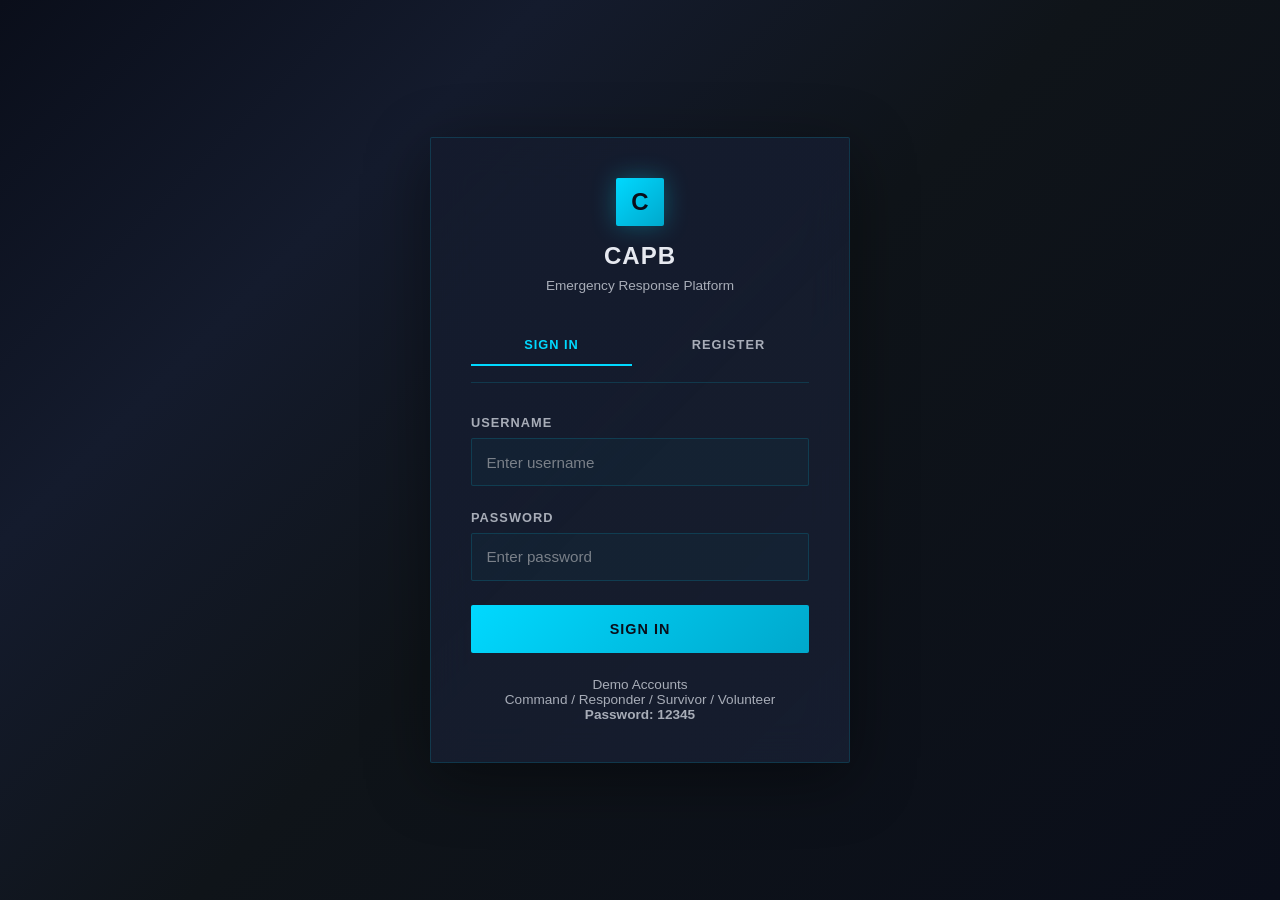
<file: capb-disaster-response/pages/responder.html>
<!DOCTYPE html>
<html lang="en">
<head>
    <meta charset="UTF-8">
    <meta name="viewport" content="width=device-width, initial-scale=1.0">
    <title>Responder Operations - CAPB</title>
    <link href='https://api.mapbox.com/mapbox-gl-js/v2.15.0/mapbox-gl.css' rel='stylesheet' />
    <style>
        * {
            margin: 0;
            padding: 0;
            box-sizing: border-box;
        }

        :root {
            --bg-primary: #0a0e1a;
            --bg-secondary: #141b2d;
            --bg-tertiary: #1a2237;
            --accent-primary: #00d9ff;
            --accent-secondary: #00a8cc;
            --accent-tertiary: #ff6b35;
            --accent-warning: #ff4757;
            --text-primary: #e6e9f0;
            --text-secondary: #a8adb8;
            --text-tertiary: #7a8089;
            --border-color: rgba(0, 217, 255, 0.15);
            --border-color-hover: rgba(0, 217, 255, 0.3);
        }

        body {
            font-family: 'IBM Plex Sans', 'Segoe UI', -apple-system, BlinkMacSystemFont, sans-serif;
            background: var(--bg-primary);
            color: var(--text-primary);
        }

        .navbar {
            display: flex;
            justify-content: space-between;
            align-items: center;
            padding: 1.25rem 2rem;
            background: rgba(10, 14, 26, 0.95);
            border-bottom: 1px solid var(--border-color);
            backdrop-filter: blur(10px);
        }

        .navbar-brand {
            display: flex;
            align-items: center;
            gap: 0.75rem;
            font-weight: 800;
            text-transform: uppercase;
            letter-spacing: 1px;
        }

        .navbar-brand-icon {
            width: 32px;
            height: 32px;
            background: linear-gradient(135deg, var(--accent-primary) 0%, var(--accent-secondary) 100%);
            border-radius: 2px;
            display: flex;
            align-items: center;
            justify-content: center;
            color: var(--bg-primary);
            font-weight: 900;
            font-size: 0.875rem;
        }

        .main-container {
            display: grid;
            grid-template-columns: 300px 1fr 320px;
            gap: 1rem;
            padding: 1rem;
            height: calc(100vh - 70px);
        }

        .panel {
            background: linear-gradient(135deg, rgba(20, 27, 45, 0.8) 0%, rgba(26, 34, 55, 0.5) 100%);
            border: 1px solid var(--border-color);
            border-radius: 1px;
            overflow: hidden;
            display: flex;
            flex-direction: column;
        }

        .panel-header {
            padding: 1rem;
            border-bottom: 1px solid var(--border-color);
            background: rgba(10, 14, 26, 0.6);
        }

        .panel-title {
            font-size: 0.85rem;
            font-weight: 800;
            text-transform: uppercase;
            letter-spacing: 1px;
            color: var(--text-primary);
        }

        .panel-content {
            flex: 1;
            overflow-y: auto;
            padding: 1rem;
        }

        .form-group {
            margin-bottom: 1rem;
        }

        .form-label {
            font-size: 0.75rem;
            font-weight: 700;
            text-transform: uppercase;
            letter-spacing: 1px;
            color: var(--text-secondary);
            margin-bottom: 0.5rem;
            display: block;
        }

        .form-select {
            width: 100%;
            padding: 0.75rem;
            background: rgba(0, 217, 255, 0.03);
            border: 1px solid var(--border-color);
            color: var(--text-primary);
            border-radius: 1px;
            font-size: 0.85rem;
            cursor: pointer;
        }

        .form-select:focus {
            outline: none;
            background: rgba(0, 217, 255, 0.06);
            border-color: var(--accent-primary);
            box-shadow: 0 0 12px rgba(0, 217, 255, 0.1);
        }

        .form-select option {
            background: var(--bg-secondary);
            color: var(--text-primary);
        }

        .btn {
            width: 100%;
            padding: 0.8rem;
            border: none;
            border-radius: 1px;
            font-size: 0.8rem;
            font-weight: 700;
            text-transform: uppercase;
            letter-spacing: 1px;
            cursor: pointer;
            transition: all 0.3s ease;
            margin-top: 0.5rem;
        }

        .btn-primary {
            background: linear-gradient(135deg, var(--accent-primary) 0%, var(--accent-secondary) 100%);
            color: var(--bg-primary);
        }

        .btn-primary:hover {
            transform: translateY(-2px);
            box-shadow: 0 8px 24px rgba(0, 217, 255, 0.3);
        }

        .btn-success {
            background: rgba(16, 185, 129, 0.15);
            color: #10b981;
            border: 1px solid rgba(16, 185, 129, 0.3);
        }

        .btn-secondary {
            background: transparent;
            border: 1px solid var(--border-color);
            color: var(--accent-primary);
        }

        .info-box {
            background: rgba(0, 217, 255, 0.03);
            border: 1px solid var(--border-color);
            padding: 1rem;
            margin-bottom: 1rem;
            border-radius: 1px;
        }

        .info-label {
            font-size: 0.7rem;
            color: var(--text-tertiary);
            text-transform: uppercase;
            letter-spacing: 1px;
            margin-bottom: 0.5rem;
        }

        .info-value {
            font-size: 1rem;
            font-weight: 700;
            color: var(--accent-primary);
        }

        .info-value.secondary {
            color: var(--text-secondary);
            font-weight: 400;
            font-size: 0.9rem;
        }

        .list-item {
            background: rgba(0, 217, 255, 0.03);
            border: 1px solid var(--border-color);
            padding: 0.85rem;
            margin-bottom: 0.75rem;
            border-radius: 1px;
        }

        .list-item:hover {
            background: rgba(0, 217, 255, 0.06);
            border-color: var(--border-color-hover);
        }

        .list-item-title {
            font-weight: 700;
            font-size: 0.85rem;
            margin-bottom: 0.3rem;
        }

        .list-item-text {
            font-size: 0.75rem;
            color: var(--text-secondary);
        }

        #map {
            border-radius: 1px;
            border: 1px solid var(--border-color);
        }

        .panel-content::-webkit-scrollbar {
            width: 6px;
        }

        .panel-content::-webkit-scrollbar-thumb {
            background: rgba(0, 217, 255, 0.2);
        }
    </style>
</head>
<body>
    <nav class="navbar">
        <div class="navbar-brand">
            <div class="navbar-brand-icon">R</div>
            <span>Responder Console</span>
        </div>
    </nav>

    <div class="main-container">
        <!-- Left Panel -->
        <div class="panel">
            <div class="panel-header">
                <div class="panel-title">Unit Selection</div>
            </div>
            <div class="panel-content">
                <div class="form-group">
                    <label class="form-label">Select Unit</label>
                    <select id="unit-select" class="form-select" onchange="switchUnit()">
                        <option value="">Choose Your Unit</option>
                    </select>
                </div>

                <div id="unit-info" style="margin-top: 1.5rem;"></div>

                <div style="margin-top: 1.5rem; border-top: 1px solid var(--border-color); padding-top: 1rem;">
                    <div class="panel-title" style="margin-bottom: 1rem; font-size: 0.75rem;">Assignment</div>
                    <div id="assignment-info"></div>
                </div>

                <div style="margin-top: 1.5rem; border-top: 1px solid var(--border-color); padding-top: 1rem;">
                    <button id="accept-btn" class="btn btn-success" onclick="acceptAssignment()" style="display: none;">Accept</button>
                    <button id="complete-btn" class="btn btn-primary" onclick="completeAssignment()" style="display: none;">Delivered</button>
                </div>
            </div>
        </div>

        <!-- Center: Map -->
        <div id="map"></div>

        <!-- Right Panel -->
        <div class="panel">
            <div class="panel-header">
                <div class="panel-title">Navigation</div>
            </div>
            <div class="panel-content">
                <div class="info-box">
                    <div class="info-label">Current Location</div>
                    <div class="info-value secondary" id="current-loc">-</div>
                </div>

                <div class="info-box">
                    <div class="info-label">Destination</div>
                    <div class="info-value secondary" id="dest-loc">None</div>
                </div>

                <div class="info-box">
                    <div class="info-label">ETA</div>
                    <div class="info-value" id="eta-display">-</div>
                </div>

                <div style="margin-top: 1.5rem; border-top: 1px solid var(--border-color); padding-top: 1rem;">
                    <div class="panel-title" style="margin-bottom: 1rem; font-size: 0.75rem;">All Patients</div>
                    <div id="patients-list"></div>
                </div>

                <div style="margin-top: 1.5rem; border-top: 1px solid var(--border-color); padding-top: 1rem;">
                    <div class="panel-title" style="margin-bottom: 1rem; font-size: 0.75rem;">Activity</div>
                    <div id="activity-log"></div>
                </div>
            </div>
        </div>
    </div>

    <script src='https://api.mapbox.com/mapbox-gl-js/v2.15.0/mapbox-gl.js'></script>
    <script src="../js/store.js"></script>
    <script src="../js/auth.js"></script>
    <script src="../js/statemanagement.js"></script>
    <script src="../js/sosdb.js"></script>
    <script src="../js/sosservice.js"></script>
    <script src="../js/sosbridge.js"></script>
    <script src="../js/map.js"></script>

    <script>
        requireRole('responder');

        let mapService = null;
        let myUnitId = null;

        stateManager.subscribe((state) => {
            renderUI(state);
        });

        function renderUI(state) {
            if (!myUnitId) {
                populateUnits(state.responders);
                return;
            }

            const unit = state.responders.find(r => r.id === myUnitId);
            if (unit) {
                updateUnitInfo(unit);
                updateAssignmentInfo(unit, state.patients);
                updatePatientsList(state.patients);
                updateNavigation(unit, state.patients);
                if (mapService && mapService.isInitialized()) {
                    updateMap(unit, state);
                }
            }
        }

        function populateUnits(responders) {
            const select = document.getElementById('unit-select');
            select.innerHTML = '<option value="">Choose Your Unit</option>';
            responders.forEach(r => {
                const opt = document.createElement('option');
                opt.value = r.id;
                opt.textContent = `${r.name} (${r.type})`;
                select.appendChild(opt);
            });
        }

        function switchUnit() {
            myUnitId = document.getElementById('unit-select').value;
            if (myUnitId) {
                renderUI(stateManager.getStateSnapshot());
            }
        }

        function updateUnitInfo(unit) {
            const info = document.getElementById('unit-info');
            info.innerHTML = `
                <div class="info-box">
                    <div class="info-label">Unit Name</div>
                    <div class="info-value">${unit.name}</div>
                </div>
                <div class="info-box">
                    <div class="info-label">Type</div>
                    <div class="info-value secondary">${unit.type.toUpperCase()}</div>
                </div>
                <div class="info-box">
                    <div class="info-label">Status</div>
                    <div class="info-value secondary">${unit.status}</div>
                </div>
            `;
        }

        function updateAssignmentInfo(unit, patients) {
            const info = document.getElementById('assignment-info');
            
            if (unit.assignedPatientId) {
                const patient = patients.find(p => p.id === unit.assignedPatientId);
                if (patient) {
                    info.innerHTML = `
                        <div class="info-box">
                            <div class="info-label">Patient</div>
                            <div class="info-value">${patient.name}</div>
                        </div>
                        <div class="info-box">
                            <div class="info-label">Condition</div>
                            <div class="info-value secondary">${patient.condition}</div>
                        </div>
                        <div class="info-box">
                            <div class="info-label">Severity</div>
                            <div class="info-value">${patient.severity}/10</div>
                        </div>
                    `;

                    document.getElementById('accept-btn').style.display = !unit.acceptedAssignment ? 'block' : 'none';
                    document.getElementById('complete-btn').style.display = unit.acceptedAssignment ? 'block' : 'none';
                    return;
                }
            }

            info.innerHTML = '<div style="color: var(--text-tertiary); font-size: 0.85rem;">No active assignment</div>';
            document.getElementById('accept-btn').style.display = 'none';
            document.getElementById('complete-btn').style.display = 'none';
        }

        function updatePatientsList(patients) {
            const list = document.getElementById('patients-list');
            list.innerHTML = patients.map(p => `
                <div class="list-item">
                    <div class="list-item-title">${p.name}</div>
                    <div class="list-item-text">${p.condition}</div>
                    <div class="list-item-text">Severity: ${p.severity}/10</div>
                </div>
            `).join('');
        }

        function updateNavigation(unit, patients) {
            document.getElementById('current-loc').textContent = 
                `${unit.location.lat.toFixed(4)}, ${unit.location.lng.toFixed(4)}`;
            
            if (unit.assignedPatientId) {
                const patient = patients.find(p => p.id === unit.assignedPatientId);
                if (patient) {
                    document.getElementById('dest-loc').textContent = 
                        `${patient.location.lat.toFixed(4)}, ${patient.location.lng.toFixed(4)}`;
                    document.getElementById('eta-display').textContent = 
                        unit.eta ? `${unit.eta} minutes` : 'Calculating...';
                }
            }
        }

        function updateMap(unit, state) {
            mapService.clearMarkers();

            mapService.addMarker('my-unit',
                [unit.location.lng, unit.location.lat],
                { type: unit.type, title: unit.name }
            );

            state.patients.forEach(p => {
                const severity = p.severity >= 8 ? 'critical' : 'moderate';
                mapService.addMarker(`pat_${p.id}`,
                    [p.location.lng, p.location.lat],
                    { severity, title: p.name, type: 'patient' }
                );
            });

            if (unit.assignedPatientId && unit.path) {
                const coords = unit.path.map(p => [p.lng, p.lat]);
                mapService.addRoute('my-route', coords, '#00d9ff');
            }
        }

        function acceptAssignment() {
            if (myUnitId) {
                stateManager.acceptAssignment(myUnitId);
                renderUI(stateManager.getStateSnapshot());
            }
        }

        function completeAssignment() {
            if (myUnitId) {
                stateManager.completeAssignment(myUnitId);
                renderUI(stateManager.getStateSnapshot());
            }
        }

        setTimeout(() => {
            mapService = new MapService('map');
            mapService.init([90.4125, 23.8103], 14);
            stateManager.startSimulation();
        }, 500);

        window.addEventListener('beforeunload', () => {
            stateManager.stopSimulation();
        });
    </script>
</body>
</html>
</file>
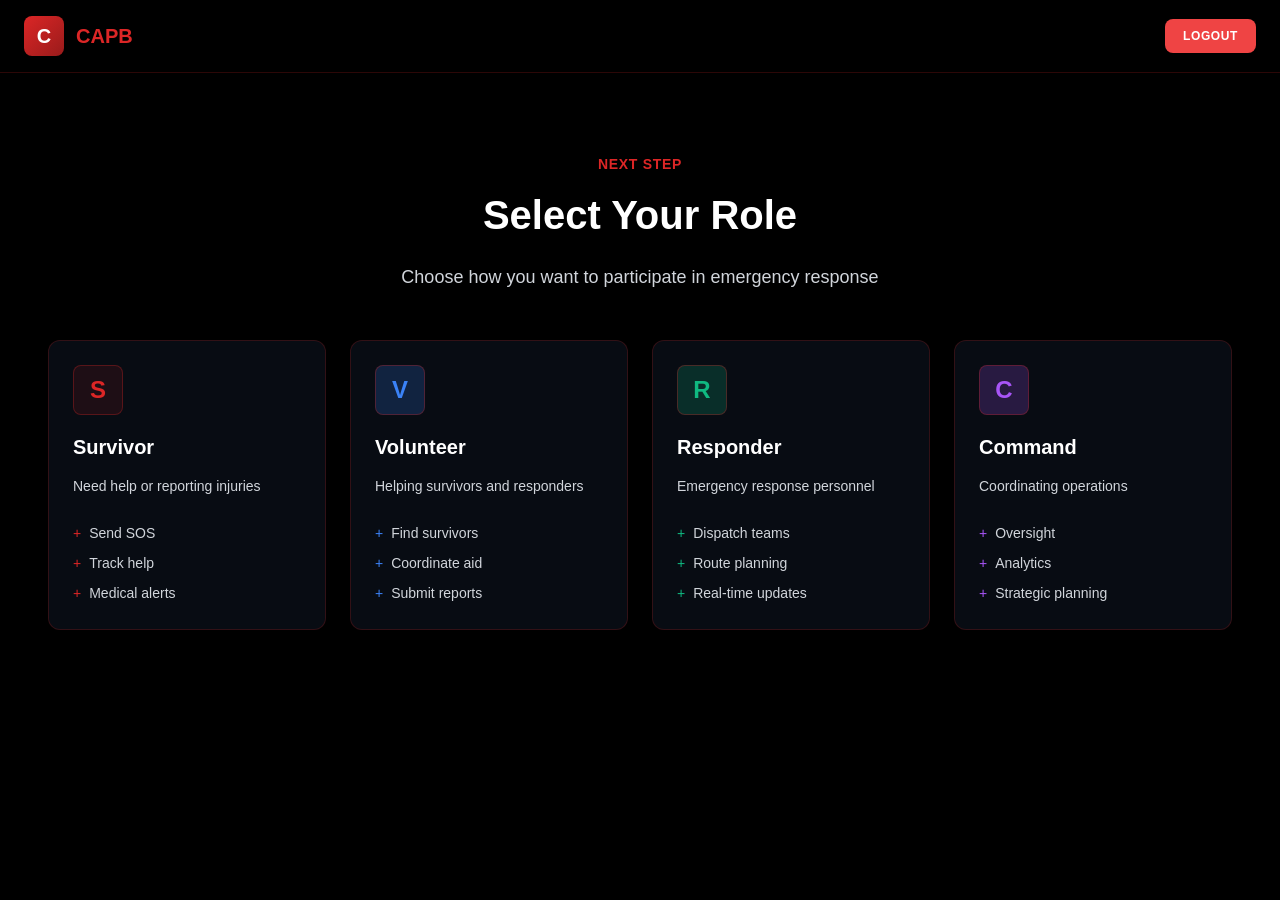
<file: capb-disaster-response/pages/role-selection.html>
<!DOCTYPE html>
<html lang="en">
<head>
    <meta charset="UTF-8">
    <meta name="viewport" content="width=device-width, initial-scale=1.0">
    <title>Select Role - CAPB</title>
    <link rel="stylesheet" href="../css/styles.css">
</head>
<body>
    <nav class="navbar">
        <div class="navbar-container">
            <div class="navbar-brand">
                <div class="navbar-brand-icon">C</div>
                <div>CAPB</div>
            </div>
            <button onclick="handleLogout()" class="btn btn-danger btn-sm">Logout</button>
        </div>
    </nav>

    <section class="section">
        <div class="container">
            <div class="section-header">
                <div class="section-subtitle">Next Step</div>
                <h2 class="section-title">Select Your Role</h2>
                <p class="section-description">Choose how you want to participate in emergency response</p>
            </div>

            <div class="grid grid-4" style="margin-top: 3rem;">
                <!-- Survivor -->
                <div class="card role-card animate-in" onclick="selectRole('survivor')" style="cursor: pointer; transition: all 0.3s ease;">
                    <div class="feature-icon" style="width: 50px; height: 50px; font-size: 1.5rem; margin-bottom: 1rem;">S</div>
                    <h4>Survivor</h4>
                    <p style="font-size: 0.875rem; color: var(--text-secondary); margin-bottom: 1.5rem;">Need help or reporting injuries</p>
                    
                    <div style="display: flex; flex-direction: column; gap: 0.5rem;">
                        <div style="display: flex; align-items: center; gap: 0.5rem; font-size: 0.875rem; color: var(--text-secondary);">
                            <span style="color: var(--primary);">+</span>
                            Send SOS
                        </div>
                        <div style="display: flex; align-items: center; gap: 0.5rem; font-size: 0.875rem; color: var(--text-secondary);">
                            <span style="color: var(--primary);">+</span>
                            Track help
                        </div>
                        <div style="display: flex; align-items: center; gap: 0.5rem; font-size: 0.875rem; color: var(--text-secondary);">
                            <span style="color: var(--primary);">+</span>
                            Medical alerts
                        </div>
                    </div>
                </div>

                <!-- Volunteer -->
                <div class="card role-card animate-in" onclick="selectRole('volunteer')" style="cursor: pointer; transition: all 0.3s ease; animation-delay: 0.1s;">
                    <div class="feature-icon" style="width: 50px; height: 50px; font-size: 1.5rem; margin-bottom: 1rem; background: rgba(59, 130, 246, 0.2); color: #3b82f6;">V</div>
                    <h4>Volunteer</h4>
                    <p style="font-size: 0.875rem; color: var(--text-secondary); margin-bottom: 1.5rem;">Helping survivors and responders</p>
                    
                    <div style="display: flex; flex-direction: column; gap: 0.5rem;">
                        <div style="display: flex; align-items: center; gap: 0.5rem; font-size: 0.875rem; color: var(--text-secondary);">
                            <span style="color: #3b82f6;">+</span>
                            Find survivors
                        </div>
                        <div style="display: flex; align-items: center; gap: 0.5rem; font-size: 0.875rem; color: var(--text-secondary);">
                            <span style="color: #3b82f6;">+</span>
                            Coordinate aid
                        </div>
                        <div style="display: flex; align-items: center; gap: 0.5rem; font-size: 0.875rem; color: var(--text-secondary);">
                            <span style="color: #3b82f6;">+</span>
                            Submit reports
                        </div>
                    </div>
                </div>

                <!-- Responder -->
                <div class="card role-card animate-in" onclick="selectRole('responder')" style="cursor: pointer; transition: all 0.3s ease; animation-delay: 0.2s;">
                    <div class="feature-icon" style="width: 50px; height: 50px; font-size: 1.5rem; margin-bottom: 1rem; background: rgba(16, 185, 129, 0.2); color: #10b981;">R</div>
                    <h4>Responder</h4>
                    <p style="font-size: 0.875rem; color: var(--text-secondary); margin-bottom: 1.5rem;">Emergency response personnel</p>
                    
                    <div style="display: flex; flex-direction: column; gap: 0.5rem;">
                        <div style="display: flex; align-items: center; gap: 0.5rem; font-size: 0.875rem; color: var(--text-secondary);">
                            <span style="color: #10b981;">+</span>
                            Dispatch teams
                        </div>
                        <div style="display: flex; align-items: center; gap: 0.5rem; font-size: 0.875rem; color: var(--text-secondary);">
                            <span style="color: #10b981;">+</span>
                            Route planning
                        </div>
                        <div style="display: flex; align-items: center; gap: 0.5rem; font-size: 0.875rem; color: var(--text-secondary);">
                            <span style="color: #10b981;">+</span>
                            Real-time updates
                        </div>
                    </div>
                </div>

                <!-- Command -->
                <div class="card role-card animate-in" onclick="selectRole('command')" style="cursor: pointer; transition: all 0.3s ease; animation-delay: 0.3s;">
                    <div class="feature-icon" style="width: 50px; height: 50px; font-size: 1.5rem; margin-bottom: 1rem; background: rgba(168, 85, 247, 0.2); color: #a855f7;">C</div>
                    <h4>Command</h4>
                    <p style="font-size: 0.875rem; color: var(--text-secondary); margin-bottom: 1.5rem;">Coordinating operations</p>
                    
                    <div style="display: flex; flex-direction: column; gap: 0.5rem;">
                        <div style="display: flex; align-items: center; gap: 0.5rem; font-size: 0.875rem; color: var(--text-secondary);">
                            <span style="color: #a855f7;">+</span>
                            Oversight
                        </div>
                        <div style="display: flex; align-items: center; gap: 0.5rem; font-size: 0.875rem; color: var(--text-secondary);">
                            <span style="color: #a855f7;">+</span>
                            Analytics
                        </div>
                        <div style="display: flex; align-items: center; gap: 0.5rem; font-size: 0.875rem; color: var(--text-secondary);">
                            <span style="color: #a855f7;">+</span>
                            Strategic planning
                        </div>
                    </div>
                </div>
            </div>
        </div>
    </section>

    <script src="../js/store.js"></script>
    <script src="../js/auth.js"></script>
    <script>
        function selectRole(role) {
            authManager.selectRole(role);
            switch(role) {
                case 'survivor':
                    window.location.href = './survivor.html';
                    break;
                case 'volunteer':
                    window.location.href = './volunteer.html';
                    break;
                case 'responder':
                    window.location.href = './responder.html';
                    break;
                case 'command':
                    window.location.href = './command.html';
                    break;
            }
        }

        function handleLogout() {
            authManager.logout();
            window.location.href = './login.html';
        }

        requireAuth();
    </script>
</body>
</html>
</file>
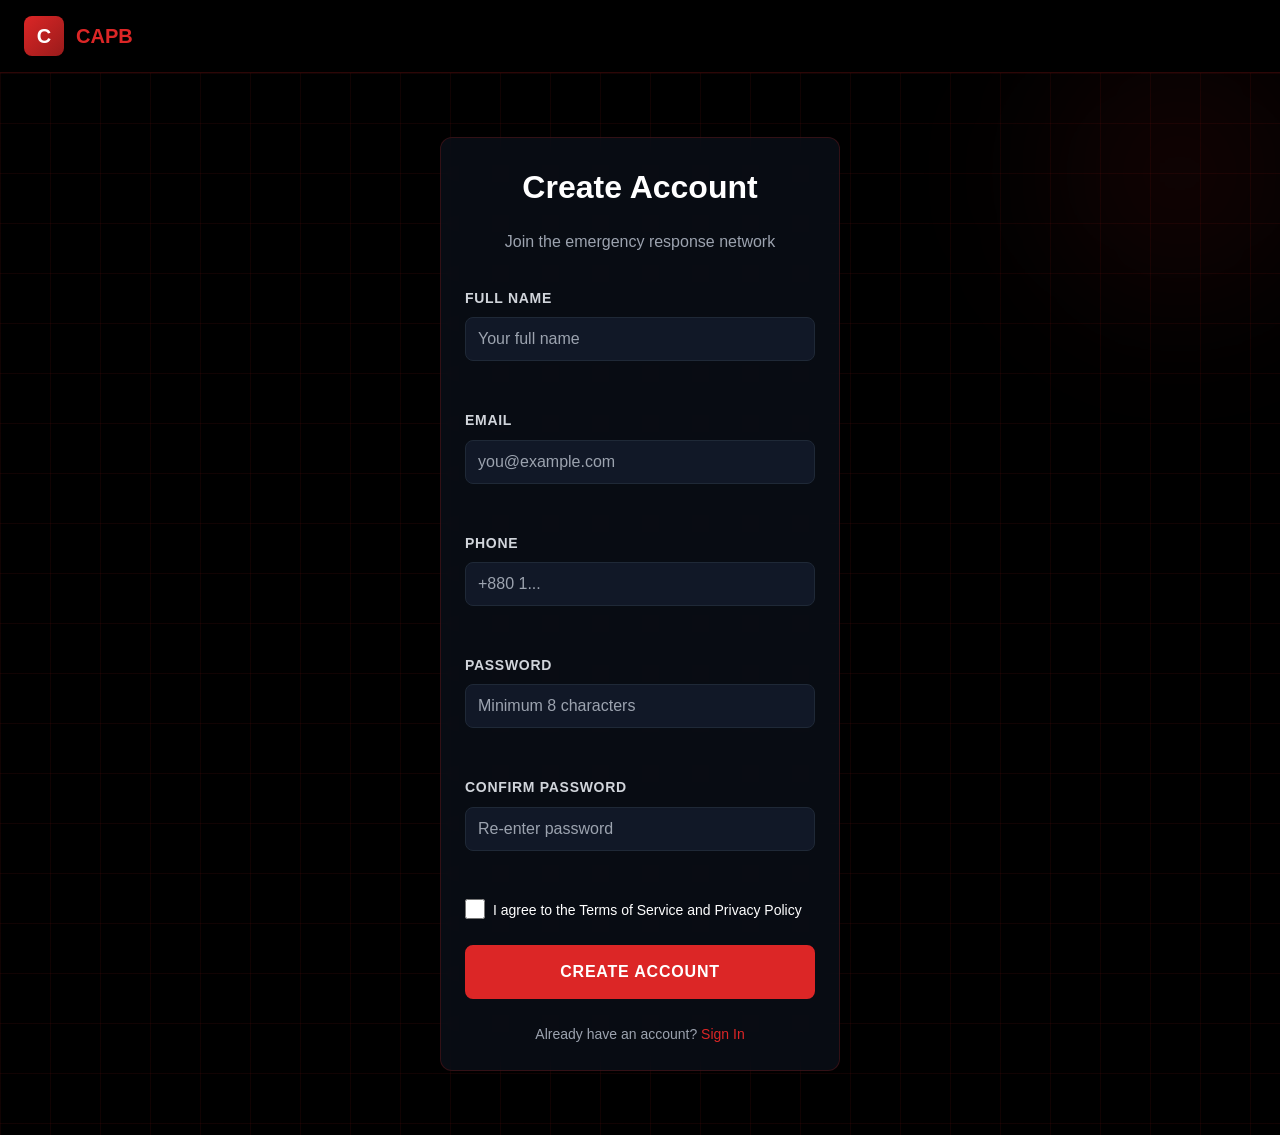
<file: capb-disaster-response/pages/signup.html>
<!DOCTYPE html>
<html lang="en">
<head>
    <meta charset="UTF-8">
    <meta name="viewport" content="width=device-width, initial-scale=1.0">
    <title>Create Account - CAPB</title>
    <link rel="stylesheet" href="../css/styles.css">
</head>
<body>
    <nav class="navbar">
        <div class="navbar-container">
            <div class="navbar-brand">
                <div class="navbar-brand-icon">C</div>
                <div>CAPB</div>
            </div>
        </div>
    </nav>

    <div class="hero">
        <div class="hero-background">
            <div class="hero-grid"></div>
            <div class="hero-glow hero-glow-1"></div>
        </div>

        <div style="max-width: 400px; width: 100%; position: relative; z-index: 1;">
            <div class="card animate-in">
                <h2 style="text-align: center; margin-bottom: 1rem;">Create Account</h2>
                <p style="text-align: center; color: var(--text-muted); margin-bottom: 2rem;">Join the emergency response network</p>

                <form id="signup-form" style="display: flex; flex-direction: column; gap: 1.5rem;">
                    <div class="form-group">
                        <label class="form-label">Full Name</label>
                        <input type="text" placeholder="Your full name" class="form-input" required>
                    </div>

                    <div class="form-group">
                        <label class="form-label">Email</label>
                        <input type="email" placeholder="you@example.com" class="form-input" required>
                    </div>

                    <div class="form-group">
                        <label class="form-label">Phone</label>
                        <input type="tel" placeholder="+880 1..." class="form-input" required>
                    </div>

                    <div class="form-group">
                        <label class="form-label">Password</label>
                        <input type="password" placeholder="Minimum 8 characters" class="form-input" required>
                    </div>

                    <div class="form-group">
                        <label class="form-label">Confirm Password</label>
                        <input type="password" placeholder="Re-enter password" class="form-input" required>
                    </div>

                    <label style="display: flex; align-items: flex-start; gap: 0.5rem; cursor: pointer; font-size: 0.875rem;">
                        <input type="checkbox" class="form-checkbox" required>
                        <span>I agree to the Terms of Service and Privacy Policy</span>
                    </label>

                    <button type="submit" class="btn btn-primary btn-lg btn-block">Create Account</button>
                </form>

                <div style="text-align: center; margin-top: 1.5rem; font-size: 0.875rem; color: var(--text-muted);">
                    Already have an account? <a href="login.html" style="color: var(--primary);">Sign In</a>
                </div>
            </div>
        </div>
    </div>

    <script src="../js/store.js"></script>
    <script src="../js/auth.js"></script>
    <script>
        document.getElementById('signup-form').addEventListener('submit', (e) => {
            e.preventDefault();
            const formData = new FormData(e.target);
            authManager.signup(formData.get('email'), formData.get('password'));
            window.location.href = '../pages/role-selection.html';
        });
    </script>
</body>
</html>
</file>
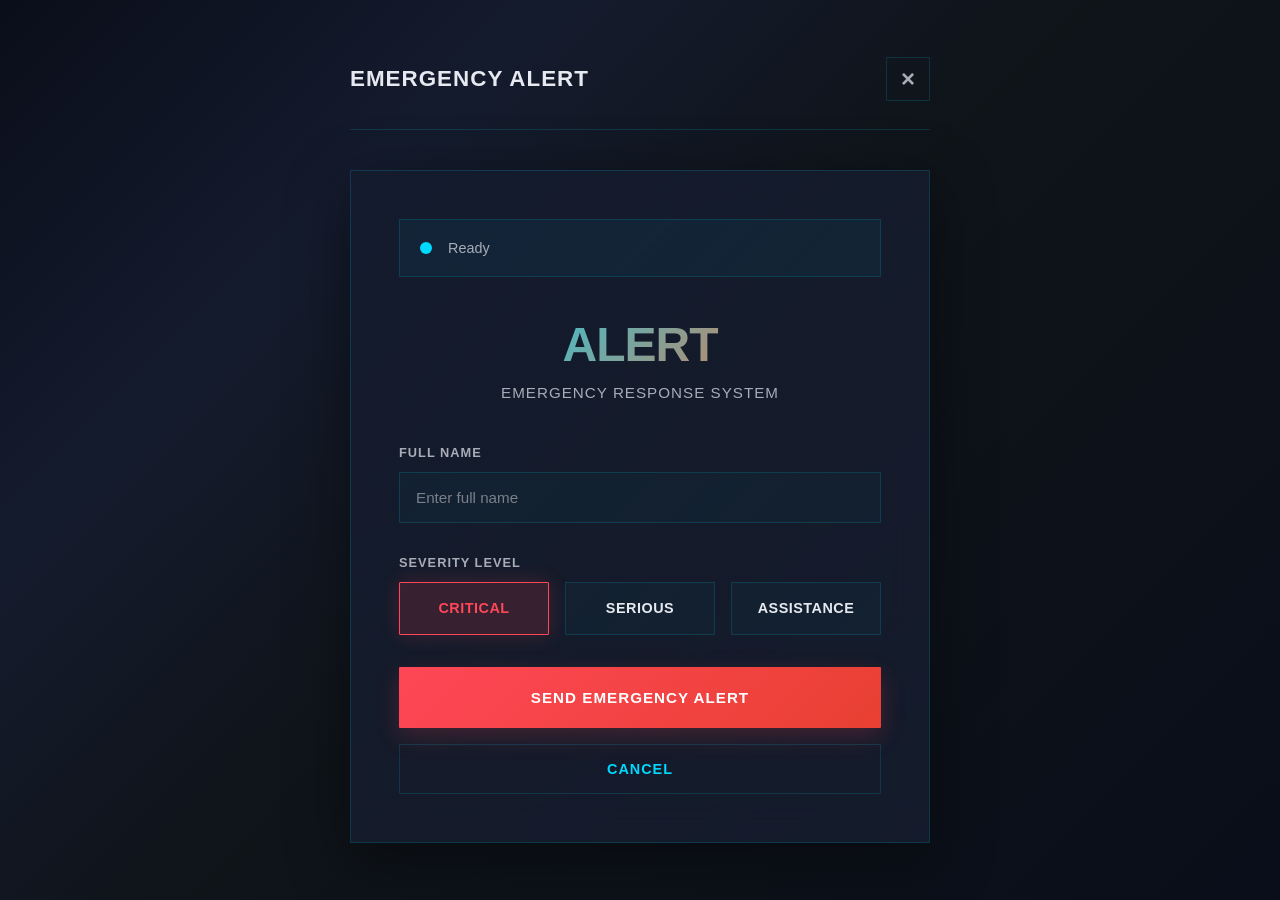
<file: capb-disaster-response/pages/sos-emergency.html>
<!DOCTYPE html>
<html lang="en">
<head>
    <meta charset="UTF-8">
    <meta name="viewport" content="width=device-width, initial-scale=1.0">
    <title>Emergency Alert System - CAPB</title>
    <style>
        * {
            margin: 0;
            padding: 0;
            box-sizing: border-box;
        }

        :root {
            --bg-primary: #0a0e1a;
            --bg-secondary: #141b2d;
            --bg-tertiary: #1a2237;
            --accent-primary: #00d9ff;
            --accent-secondary: #00a8cc;
            --accent-tertiary: #ff6b35;
            --accent-warning: #ff4757;
            --text-primary: #e6e9f0;
            --text-secondary: #a8adb8;
            --text-tertiary: #7a8089;
            --border-color: rgba(0, 217, 255, 0.15);
            --border-color-hover: rgba(0, 217, 255, 0.3);
        }

        body {
            font-family: 'IBM Plex Sans', 'Segoe UI', -apple-system, BlinkMacSystemFont, sans-serif;
            background: linear-gradient(135deg, #0a0e1a 0%, #141b2d 25%, #0f1419 50%, #0a0e1a 100%);
            background-attachment: fixed;
            color: var(--text-primary);
            display: flex;
            align-items: center;
            justify-content: center;
            min-height: 100vh;
            padding: 1.5rem;
        }

        .container {
            width: 100%;
            max-width: 580px;
        }

        .header {
            display: flex;
            justify-content: space-between;
            align-items: center;
            margin-bottom: 2.5rem;
            padding-bottom: 1.75rem;
            border-bottom: 1px solid var(--border-color);
        }

        .header-title {
            font-size: 1.4rem;
            font-weight: 800;
            letter-spacing: 1px;
            text-transform: uppercase;
        }

        .btn-close {
            background: transparent;
            border: 1px solid var(--border-color);
            color: var(--text-secondary);
            width: 44px;
            height: 44px;
            border-radius: 1px;
            cursor: pointer;
            display: flex;
            align-items: center;
            justify-content: center;
            font-size: 1.5rem;
            transition: all 0.3s cubic-bezier(0.4, 0, 0.2, 1);
            font-weight: 600;
        }

        .btn-close:hover {
            background: rgba(255, 71, 87, 0.1);
            color: var(--accent-warning);
            border-color: rgba(255, 71, 87, 0.4);
        }

        .card {
            background: linear-gradient(135deg, rgba(20, 27, 45, 0.85) 0%, rgba(26, 34, 55, 0.6) 100%);
            border: 1px solid var(--border-color);
            border-radius: 1px;
            padding: 3rem;
            backdrop-filter: blur(20px);
            box-shadow: 0 16px 64px rgba(0, 0, 0, 0.4);
        }

        .status-indicator {
            display: flex;
            align-items: center;
            gap: 1rem;
            margin-bottom: 2.5rem;
            padding: 1.25rem;
            background: rgba(0, 217, 255, 0.05);
            border: 1px solid var(--border-color);
            border-radius: 1px;
        }

        .indicator-dot {
            width: 12px;
            height: 12px;
            border-radius: 50%;
            background: var(--accent-primary);
            animation: pulse 2s infinite;
            flex-shrink: 0;
        }

        .indicator-text {
            font-size: 0.9rem;
            color: var(--text-secondary);
            font-weight: 500;
        }

        @keyframes pulse {
            0%, 100% { opacity: 1; }
            50% { opacity: 0.5; }
        }

        /* Inactive State */
        .sos-inactive-state {
            display: block;
        }

        .sos-inactive-state.hidden {
            display: none;
        }

        .title-section {
            text-align: center;
            margin-bottom: 2.75rem;
        }

        .title-large {
            font-size: 3rem;
            font-weight: 900;
            letter-spacing: -1px;
            margin-bottom: 0.75rem;
            background: linear-gradient(135deg, var(--accent-primary) 0%, var(--accent-tertiary) 100%);
            -webkit-background-clip: text;
            -webkit-text-fill-color: transparent;
            background-clip: text;
            text-transform: uppercase;
        }

        .subtitle {
            font-size: 0.95rem;
            color: var(--text-secondary);
            font-weight: 300;
            text-transform: uppercase;
            letter-spacing: 1px;
        }

        .form-group {
            display: flex;
            flex-direction: column;
            gap: 0.75rem;
            margin-bottom: 2rem;
        }

        .form-label {
            font-size: 0.8rem;
            font-weight: 700;
            color: var(--text-secondary);
            text-transform: uppercase;
            letter-spacing: 1px;
        }

        .form-input {
            background: rgba(0, 217, 255, 0.03);
            border: 1px solid var(--border-color);
            color: var(--text-primary);
            padding: 1rem;
            border-radius: 1px;
            font-size: 0.95rem;
            font-family: inherit;
            transition: all 0.3s cubic-bezier(0.4, 0, 0.2, 1);
        }

        .form-input::placeholder {
            color: var(--text-tertiary);
        }

        .form-input:focus {
            outline: none;
            background: rgba(0, 217, 255, 0.06);
            border-color: var(--accent-primary);
            box-shadow: 0 0 0 4px rgba(0, 217, 255, 0.1);
        }

        .severity-selector {
            display: grid;
            grid-template-columns: repeat(3, 1fr);
            gap: 1rem;
        }

        .severity-option {
            position: relative;
        }

        .severity-option input {
            display: none;
        }

        .severity-label {
            background: rgba(0, 217, 255, 0.03);
            border: 1px solid var(--border-color);
            padding: 1.1rem;
            border-radius: 1px;
            text-align: center;
            cursor: pointer;
            transition: all 0.3s cubic-bezier(0.4, 0, 0.2, 1);
            font-size: 0.9rem;
            font-weight: 700;
            text-transform: uppercase;
            letter-spacing: 0.5px;
            display: flex;
            align-items: center;
            justify-content: center;
            height: 100%;
        }

        .severity-option input:checked + .severity-label {
            background: rgba(0, 217, 255, 0.15);
            border-color: var(--accent-primary);
            color: var(--accent-primary);
            box-shadow: 0 0 20px rgba(0, 217, 255, 0.2);
        }

        .severity-option.critical input:checked + .severity-label {
            background: rgba(255, 71, 87, 0.15);
            border-color: var(--accent-warning);
            color: var(--accent-warning);
            box-shadow: 0 0 20px rgba(255, 71, 87, 0.2);
        }

        .severity-label:hover {
            border-color: var(--border-color-hover);
            background: rgba(0, 217, 255, 0.08);
        }

        .btn-sos {
            width: 100%;
            padding: 1.4rem;
            background: linear-gradient(135deg, var(--accent-warning) 0%, #e84032 100%);
            color: white;
            border: none;
            border-radius: 1px;
            font-size: 0.95rem;
            font-weight: 800;
            cursor: pointer;
            transition: all 0.3s cubic-bezier(0.4, 0, 0.2, 1);
            letter-spacing: 1px;
            text-transform: uppercase;
            margin-bottom: 1rem;
            box-shadow: 0 8px 24px rgba(255, 71, 87, 0.2);
        }

        .btn-sos:hover {
            transform: translateY(-2px);
            box-shadow: 0 12px 40px rgba(255, 71, 87, 0.4);
        }

        .btn-sos:active {
            transform: translateY(0);
        }

        .btn-secondary {
            width: 100%;
            padding: 1rem;
            background: transparent;
            border: 1px solid var(--border-color);
            color: var(--accent-primary);
            border-radius: 1px;
            font-size: 0.9rem;
            font-weight: 700;
            cursor: pointer;
            transition: all 0.3s cubic-bezier(0.4, 0, 0.2, 1);
            text-transform: uppercase;
            letter-spacing: 1px;
        }

        .btn-secondary:hover {
            background: rgba(0, 217, 255, 0.08);
            border-color: var(--border-color-hover);
        }

        /* Active State */
        .sos-active-state {
            display: none;
        }

        .sos-active-state.visible {
            display: block;
        }

        .status-header {
            text-align: center;
            margin-bottom: 2.5rem;
        }

        .status-title {
            font-size: 2.5rem;
            font-weight: 900;
            color: var(--accent-warning);
            margin-bottom: 0.5rem;
            letter-spacing: -1px;
            text-transform: uppercase;
        }

        .status-subtitle {
            font-size: 0.9rem;
            color: var(--text-secondary);
            font-weight: 300;
            text-transform: uppercase;
            letter-spacing: 1px;
        }

        .info-block {
            background: rgba(0, 217, 255, 0.03);
            border: 1px solid var(--border-color);
            padding: 1.75rem;
            border-radius: 1px;
            margin-bottom: 2rem;
        }

        .info-row {
            margin-bottom: 1.25rem;
        }

        .info-row:last-child {
            margin-bottom: 0;
        }

        .info-label {
            font-size: 0.75rem;
            color: var(--text-tertiary);
            text-transform: uppercase;
            letter-spacing: 1px;
            margin-bottom: 0.5rem;
            font-weight: 700;
        }

        .info-value {
            font-size: 1rem;
            color: var(--text-primary);
            font-family: 'IBM Plex Mono', monospace;
            word-break: break-all;
            font-weight: 500;
        }

        .info-value.highlight {
            color: var(--accent-primary);
        }

        .pulse-indicator {
            width: 8px;
            height: 8px;
            background: var(--accent-primary);
            border-radius: 50%;
            display: inline-block;
            margin-right: 0.75rem;
            animation: pulse 1s infinite;
        }

        .action-buttons {
            display: flex;
            gap: 1rem;
        }

        .btn-action {
            flex: 1;
            padding: 1.1rem;
            border: none;
            border-radius: 1px;
            font-weight: 700;
            cursor: pointer;
            transition: all 0.3s cubic-bezier(0.4, 0, 0.2, 1);
            font-size: 0.9rem;
            text-transform: uppercase;
            letter-spacing: 1px;
        }

        .btn-cancel {
            background: transparent;
            border: 1px solid var(--border-color);
            color: var(--accent-primary);
        }

        .btn-cancel:hover {
            background: rgba(0, 217, 255, 0.08);
            border-color: var(--border-color-hover);
        }

        @media (max-width: 640px) {
            .card {
                padding: 2rem;
            }

            .title-large {
                font-size: 2.25rem;
            }

            .severity-selector {
                grid-template-columns: 1fr;
            }
        }
    </style>
</head>
<body>
    <div class="container">
        <div class="header">
            <div class="header-title">Emergency Alert</div>
            <button class="btn-close" onclick="handleClose()" title="Close">×</button>
        </div>

        <div class="card">
            <!-- Inactive State -->
            <div id="sos-inactive-state" class="sos-inactive-state">
                <div class="status-indicator" id="user-section">
                    <div class="indicator-dot"></div>
                    <div class="indicator-text" id="user-status">Initializing system...</div>
                </div>

                <div class="title-section">
                    <div class="title-large">Alert</div>
                    <div class="subtitle">Emergency Response System</div>
                </div>

                <form id="sos-form" style="display: none;">
                    <div class="form-group">
                        <label class="form-label">Full Name</label>
                        <input type="text" id="sos-name" class="form-input" placeholder="Enter full name" required>
                    </div>

                    <div class="form-group">
                        <label class="form-label">Severity Level</label>
                        <div class="severity-selector">
                            <div class="severity-option critical">
                                <input type="radio" id="sev-critical" name="severity" value="9" checked>
                                <label for="sev-critical" class="severity-label">Critical</label>
                            </div>
                            <div class="severity-option">
                                <input type="radio" id="sev-serious" name="severity" value="6">
                                <label for="sev-serious" class="severity-label">Serious</label>
                            </div>
                            <div class="severity-option">
                                <input type="radio" id="sev-assist" name="severity" value="3">
                                <label for="sev-assist" class="severity-label">Assistance</label>
                            </div>
                        </div>
                    </div>
                </form>

                <button id="send-sos-btn" class="btn-sos" onclick="sendSOS()">Send Emergency Alert</button>
                <button class="btn-secondary" onclick="handleClose()">Cancel</button>
            </div>

            <!-- Active State -->
            <div id="sos-active-state" class="sos-active-state">
                <div class="status-header">
                    <div class="status-title">Alert Active</div>
                    <div class="status-subtitle">Services Dispatched</div>
                </div>

                <div class="info-block">
                    <div class="info-row">
                        <div class="info-label">Request ID</div>
                        <div class="info-value" id="sos-id-display">-</div>
                    </div>
                    <div class="info-row">
                        <div class="info-label">Location Status</div>
                        <div class="info-value">
                            <span class="pulse-indicator"></span>
                            <span id="sos-location-display">Tracking</span>
                        </div>
                    </div>
                    <div class="info-row">
                        <div class="info-label">Coordinates</div>
                        <div class="info-value highlight" id="sos-coords-display">-</div>
                    </div>
                    <div class="info-row">
                        <div class="info-label">System Status</div>
                        <div class="info-value highlight">Active</div>
                    </div>
                </div>

                <div class="action-buttons">
                    <button class="btn-action btn-cancel" onclick="cancelSOS()">Cancel Alert</button>
                </div>
            </div>
        </div>
    </div>

    <script src="../js/store.js"></script>
    <script src="../js/auth.js"></script>
    <script src="../js/statemanagement.js"></script>
    <script src="../js/sosdb.js"></script>
    <script src="../js/sosservice.js"></script>
    <script src="../js/sosbridge.js"></script>

    <script>
        let currentSOSId = null;
        let isSOSActive = false;

        async function initSOS() {
            try {
                const initialized = await sosService.init();
                if (!initialized) throw new Error('SOS Service failed');
                
                sosBridge.init();
                checkUserStatus();
                setupEventListeners();
                subscribeToSOSEvents();
                
                updateUserStatus('Ready', 'active');
            } catch (error) {
                console.error('[SOS] Error:', error);
                updateUserStatus('System Error', 'error');
            }
        }

        function checkUserStatus() {
            try {
                const user = authManager.getUser();
                if (user) {
                    updateUserStatus('User: ' + user.name, 'active');
                } else {
                    updateUserStatus('Guest Mode - Information Required', 'active');
                    document.getElementById('sos-form').style.display = 'block';
                }
            } catch (e) {
                updateUserStatus('Ready', 'active');
            }
        }

        function updateUserStatus(text, state) {
            const dot = document.querySelector('.indicator-dot');
            const status = document.getElementById('user-status');
            status.textContent = text;
            
            dot.style.background = state === 'error' ? '#ff4757' : '#00d9ff';
        }

        function setupEventListeners() {
            document.getElementById('send-sos-btn').addEventListener('click', sendSOS);
        }

        function subscribeToSOSEvents() {
            sosService.subscribe((event) => {
                if (event.type === 'sos_activated') {
                    currentSOSId = event.sosId;
                    isSOSActive = true;
                    showSOSActive(event.data);
                } else if (event.type === 'location_updated') {
                    updateLocationDisplay(event.lat, event.lng, event.accuracy);
                } else if (event.type === 'sos_resolved') {
                    isSOSActive = false;
                    showSOSInactive();
                }
            });
        }

        async function sendSOS() {
            try {
                const user = authManager.getUser();
                let name = user ? user.name : document.getElementById('sos-name').value;

                if (!name || name.trim() === '') {
                    alert('Please enter your name');
                    return;
                }

                document.getElementById('send-sos-btn').disabled = true;
                document.getElementById('send-sos-btn').textContent = 'Sending...';

                const severity = parseInt(document.querySelector('input[name="severity"]:checked').value);
                await sosService.activateSOS({
                    name: name.trim(),
                    severity: severity,
                    condition: 'Emergency Alert'
                });

            } catch (error) {
                alert('Failed: ' + error.message);
                document.getElementById('send-sos-btn').disabled = false;
                document.getElementById('send-sos-btn').textContent = 'Send Emergency Alert';
            }
        }

        function showSOSActive(sosRecord) {
            document.getElementById('sos-inactive-state').classList.add('hidden');
            document.getElementById('sos-active-state').classList.add('visible');
            document.getElementById('sos-id-display').textContent = sosRecord.id;
            updateLocationDisplay(sosRecord.location.lat, sosRecord.location.lng, sosRecord.location.accuracy);
        }

        function showSOSInactive() {
            document.getElementById('sos-inactive-state').classList.remove('hidden');
            document.getElementById('sos-active-state').classList.remove('visible');
            document.getElementById('send-sos-btn').disabled = false;
            document.getElementById('send-sos-btn').textContent = 'Send Emergency Alert';
            checkUserStatus();
        }

        function updateLocationDisplay(lat, lng, accuracy) {
            document.getElementById('sos-location-display').textContent = 'Tracked';
            document.getElementById('sos-coords-display').textContent = 
                `${lat.toFixed(6)}, ${lng.toFixed(6)}${accuracy ? ' ±' + accuracy.toFixed(0) + 'm' : ''}`;
        }

        async function cancelSOS() {
            if (!confirm('Cancel emergency alert?')) return;
            
            try {
                await sosService.resolveSOSRecord(currentSOSId);
                showSOSInactive();
            } catch (error) {
                alert('Error: ' + error.message);
            }
        }

        function handleClose() {
            if (isSOSActive) {
                alert('Cannot close while alert is active');
                return;
            }
            window.location.href = '../index.html';
        }

        if (document.readyState === 'loading') {
            document.addEventListener('DOMContentLoaded', initSOS);
        } else {
            initSOS();
        }
    </script>
</body>
</html>
</file>
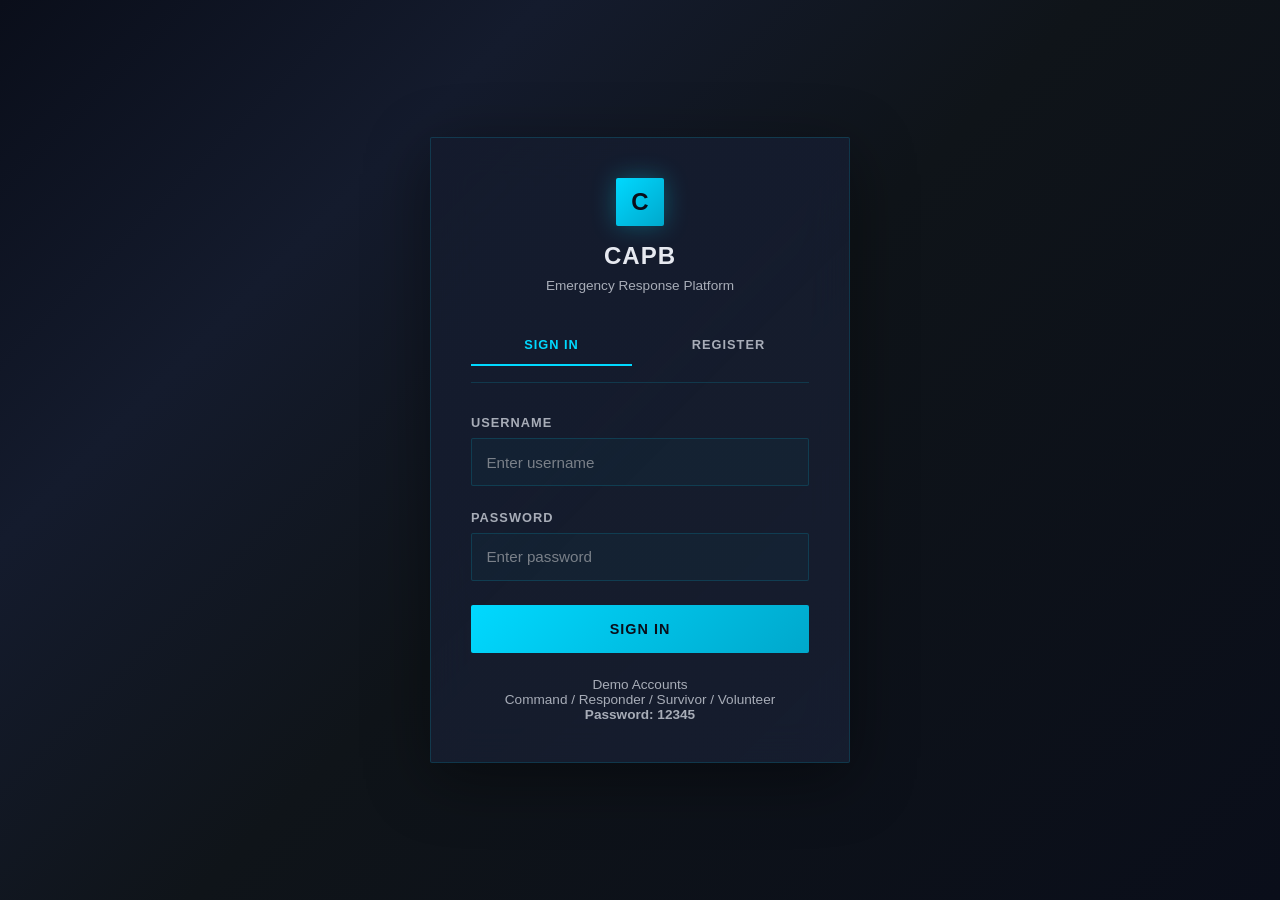
<file: capb-disaster-response/pages/survivor.html>
<!DOCTYPE html>
<html lang="en">
<head>
    <meta charset="UTF-8">
    <meta name="viewport" content="width=device-width, initial-scale=1.0">
    <title>Survivor Assistance - CAPB</title>
    <link href='https://api.mapbox.com/mapbox-gl-js/v2.15.0/mapbox-gl.css' rel='stylesheet' />
    <style>
        * {
            margin: 0;
            padding: 0;
            box-sizing: border-box;
        }

        :root {
            --bg-primary: #0a0e1a;
            --bg-secondary: #141b2d;
            --bg-tertiary: #1a2237;
            --accent-primary: #00d9ff;
            --accent-secondary: #00a8cc;
            --accent-tertiary: #ff6b35;
            --accent-warning: #ff4757;
            --text-primary: #e6e9f0;
            --text-secondary: #a8adb8;
            --text-tertiary: #7a8089;
            --border-color: rgba(0, 217, 255, 0.15);
        }

        body {
            font-family: 'IBM Plex Sans', 'Segoe UI', -apple-system, BlinkMacSystemFont, sans-serif;
            background: var(--bg-primary);
            color: var(--text-primary);
        }

        .navbar {
            display: flex;
            justify-content: space-between;
            align-items: center;
            padding: 1.25rem 2rem;
            background: rgba(10, 14, 26, 0.95);
            border-bottom: 1px solid var(--border-color);
            backdrop-filter: blur(10px);
        }

        .navbar-brand {
            display: flex;
            align-items: center;
            gap: 0.75rem;
            font-weight: 800;
            text-transform: uppercase;
            letter-spacing: 1px;
        }

        .navbar-brand-icon {
            width: 32px;
            height: 32px;
            background: linear-gradient(135deg, var(--accent-primary) 0%, var(--accent-secondary) 100%);
            border-radius: 2px;
            display: flex;
            align-items: center;
            justify-content: center;
            color: var(--bg-primary);
            font-weight: 900;
            font-size: 0.875rem;
        }

        .main-container {
            display: grid;
            grid-template-columns: 1fr 1fr;
            gap: 1rem;
            padding: 1rem;
            height: calc(100vh - 70px);
        }

        .panel {
            background: linear-gradient(135deg, rgba(20, 27, 45, 0.8) 0%, rgba(26, 34, 55, 0.5) 100%);
            border: 1px solid var(--border-color);
            border-radius: 1px;
            overflow: hidden;
            display: flex;
            flex-direction: column;
        }

        .panel-header {
            padding: 1.5rem;
            border-bottom: 1px solid var(--border-color);
            background: rgba(10, 14, 26, 0.6);
        }

        .panel-title {
            font-size: 1.1rem;
            font-weight: 800;
            text-transform: uppercase;
            letter-spacing: 1px;
        }

        .panel-subtitle {
            font-size: 0.8rem;
            color: var(--text-secondary);
            margin-top: 0.5rem;
            font-weight: 300;
        }

        .panel-content {
            flex: 1;
            overflow-y: auto;
            padding: 1.5rem;
        }

        .info-grid {
            display: grid;
            grid-template-columns: 1fr 1fr;
            gap: 1rem;
            margin-bottom: 2rem;
        }

        .info-card {
            background: rgba(0, 217, 255, 0.03);
            border: 1px solid var(--border-color);
            padding: 1.5rem;
            border-radius: 1px;
            text-align: center;
        }

        .info-label {
            font-size: 0.8rem;
            color: var(--text-tertiary);
            text-transform: uppercase;
            letter-spacing: 1px;
            margin-bottom: 0.75rem;
        }

        .info-value {
            font-size: 2rem;
            font-weight: 900;
            color: var(--accent-primary);
        }

        .help-section {
            background: rgba(0, 217, 255, 0.03);
            border: 1px solid var(--border-color);
            padding: 1.5rem;
            border-radius: 1px;
            margin-bottom: 1.5rem;
        }

        .help-title {
            font-size: 0.95rem;
            font-weight: 800;
            text-transform: uppercase;
            letter-spacing: 1px;
            margin-bottom: 1rem;
        }

        .nearest-unit {
            background: rgba(0, 217, 255, 0.05);
            border: 1px solid rgba(0, 217, 255, 0.3);
            padding: 1rem;
            border-radius: 1px;
            margin-bottom: 0.75rem;
        }

        .unit-name {
            font-weight: 700;
            font-size: 0.95rem;
            margin-bottom: 0.35rem;
        }

        .unit-meta {
            font-size: 0.8rem;
            color: var(--text-secondary);
        }

        .btn {
            width: 100%;
            padding: 1rem;
            background: linear-gradient(135deg, var(--accent-primary) 0%, var(--accent-secondary) 100%);
            color: var(--bg-primary);
            border: none;
            border-radius: 1px;
            font-weight: 800;
            text-transform: uppercase;
            letter-spacing: 1px;
            cursor: pointer;
            transition: all 0.3s ease;
            margin-top: 0.5rem;
        }

        .btn:hover {
            transform: translateY(-2px);
            box-shadow: 0 12px 32px rgba(0, 217, 255, 0.3);
        }

        .btn-secondary {
            background: transparent;
            border: 1px solid rgba(255, 71, 87, 0.3);
            color: var(--accent-warning);
        }

        .btn-secondary:hover {
            background: rgba(255, 71, 87, 0.1);
        }

        #map {
            border-radius: 1px;
            border: 1px solid var(--border-color);
        }

        .panel-content::-webkit-scrollbar {
            width: 6px;
        }

        .panel-content::-webkit-scrollbar-thumb {
            background: rgba(0, 217, 255, 0.2);
        }
    </style>
</head>
<body>
    <nav class="navbar">
        <div class="navbar-brand">
            <div class="navbar-brand-icon">S</div>
            <span>Survivor Support</span>
        </div>
    </nav>

    <div class="main-container">
        <!-- Left Panel -->
        <div class="panel">
            <div class="panel-header">
                <div class="panel-title">Assistance Information</div>
                <div class="panel-subtitle">Real-time emergency response tracking</div>
            </div>
            <div class="panel-content">
                <div class="info-grid">
                    <div class="info-card">
                        <div class="info-label">Nearest Unit</div>
                        <div class="info-value" id="distance-value">-</div>
                    </div>
                    <div class="info-card">
                        <div class="info-label">ETA</div>
                        <div class="info-value" id="eta-value">-</div>
                    </div>
                </div>

                <div class="help-section">
                    <div class="help-title">Available Response Units</div>
                    <div id="units-list"></div>
                </div>

                <button class="btn" onclick="handleLogout()">Logout</button>
                <button class="btn btn-secondary" onclick="window.location.href='./sos-emergency.html'">Emergency Alert</button>
            </div>
        </div>

        <!-- Right Panel: Map -->
        <div id="map"></div>
    </div>

    <script src='https://api.mapbox.com/mapbox-gl-js/v2.15.0/mapbox-gl.js'></script>
    <script src="../js/store.js"></script>
    <script src="../js/auth.js"></script>
    <script src="../js/statemanagement.js"></script>
    <script src="../js/sosdb.js"></script>
    <script src="../js/sosservice.js"></script>
    <script src="../js/sosbridge.js"></script>
    <script src="../js/map.js"></script>

    <script>
        requireRole('survivor');

        let mapService = null;
        const survivorLocation = { lat: 23.8103, lng: 90.4125 };

        stateManager.subscribe((state) => {
            updateUI(state);
        });

        function updateUI(state) {
            // if (mapService && mapService.isInitialized()) {
            //     updateMap(state);
            // }

            if (!mapService || !mapService.isInitialized()) {
                console.log("Map not ready yet...");
                return; 
            }

            updateUnitsList(state.responders);
            updateMap(state);
        }

        function updateUnitsList(responders) {
            const list = document.getElementById('units-list');

            if (!mapService) return;
            
            const nearestUnit = responders.reduce((nearest, unit) => {
                const distance = mapService.calculateDistance(
                    [survivorLocation.lng, survivorLocation.lat],
                    [unit.location.lng, unit.location.lat]
                );
                return !nearest || distance < nearest.distance ? { unit, distance } : nearest;
            }, null);

            if (nearestUnit) {
                document.getElementById('distance-value').textContent = 
                    nearestUnit.distance.toFixed(1) + ' km';
                document.getElementById('eta-value').textContent = 
                    Math.ceil(nearestUnit.distance * 2) + ' min';
            }

            list.innerHTML = responders.map(r => `
                <div class="nearest-unit">
                    <div class="unit-name">${r.name}</div>
                    <div class="unit-meta">${r.type.toUpperCase()} | Status: ${r.status}</div>
                </div>
            `).join('');
        }

        function updateMap(state) {
            mapService.clearMarkers();

            mapService.addMarker('survivor',
                [survivorLocation.lng, survivorLocation.lat],
                { type: 'patient', title: 'Your Location', severity: 'normal' }
            );

            state.responders.forEach(r => {
                mapService.addMarker(`resp_${r.id}`,
                    [r.location.lng, r.location.lat],
                    { type: r.type, title: r.name }
                );
            });
        }

        function handleLogout() {
            authManager.logout();
            window.location.href = './login.html';
        }

        setTimeout(() => {
            mapService = new MapService('map');
            mapService.init([survivorLocation.lng, survivorLocation.lat], 14, 'satellite', 'professional');
            stateManager.startSimulation();
        }, 500);

        window.addEventListener('beforeunload', () => {
            stateManager.stopSimulation();
        });
    </script>
</body>
</html>
</file>
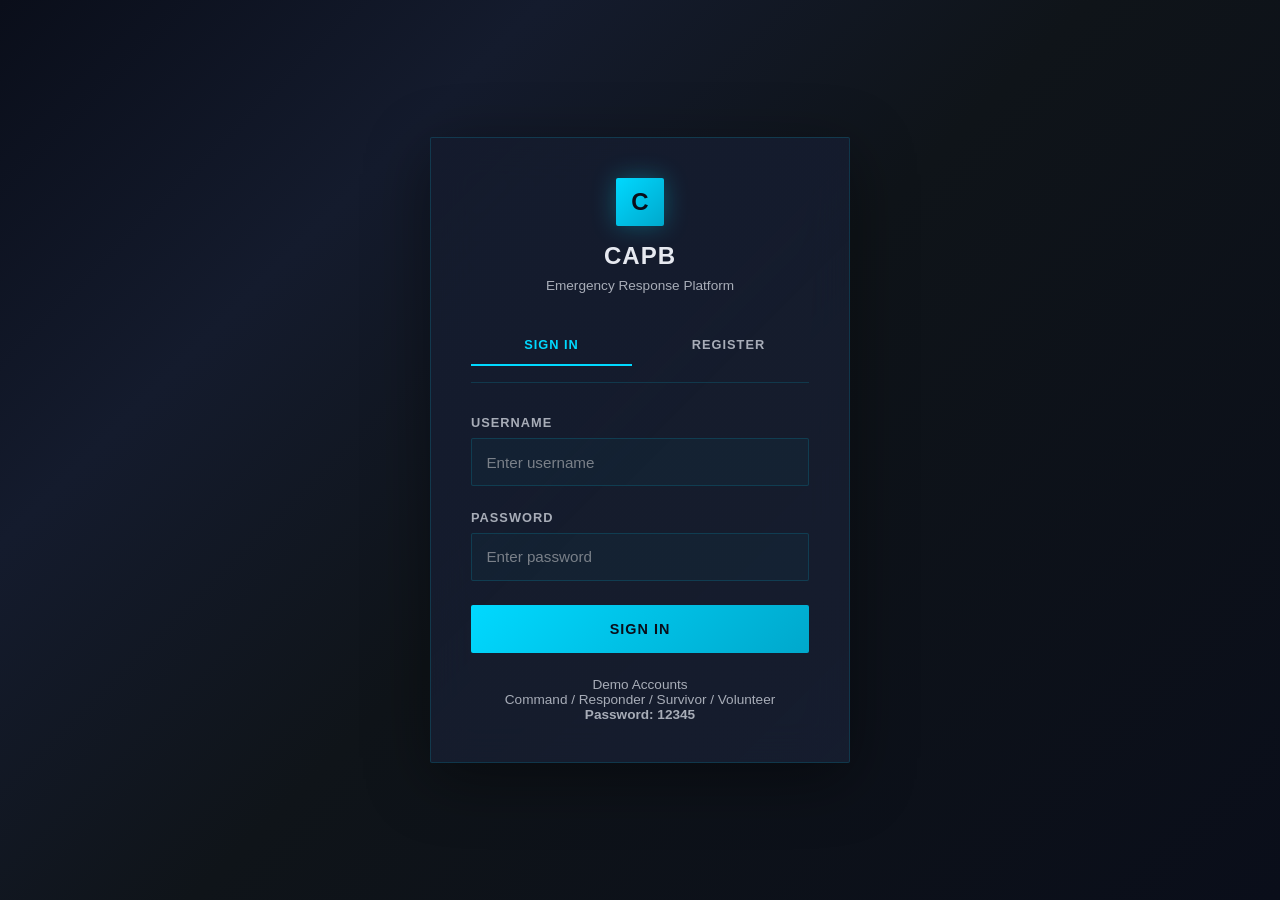
<file: capb-disaster-response/pages/volunteer.html>
<!DOCTYPE html>
<html lang="en">
<head>
    <meta charset="UTF-8">
    <meta name="viewport" content="width=device-width, initial-scale=1.0">
    <title>Volunteer Operations - CAPB</title>
    <link href='https://api.mapbox.com/mapbox-gl-js/v2.15.0/mapbox-gl.css' rel='stylesheet' />
    <style>
        * {
            margin: 0;
            padding: 0;
            box-sizing: border-box;
        }

        :root {
            --bg-primary: #0a0e1a;
            --bg-secondary: #141b2d;
            --bg-tertiary: #1a2237;
            --accent-primary: #00d9ff;
            --accent-secondary: #00a8cc;
            --accent-tertiary: #ff6b35;
            --accent-warning: #ff4757;
            --text-primary: #e6e9f0;
            --text-secondary: #a8adb8;
            --text-tertiary: #7a8089;
            --border-color: rgba(0, 217, 255, 0.15);
        }

        body {
            font-family: 'IBM Plex Sans', 'Segoe UI', -apple-system, BlinkMacSystemFont, sans-serif;
            background: var(--bg-primary);
            color: var(--text-primary);
        }

        .navbar {
            display: flex;
            justify-content: space-between;
            align-items: center;
            padding: 1.25rem 2rem;
            background: rgba(10, 14, 26, 0.95);
            border-bottom: 1px solid var(--border-color);
            backdrop-filter: blur(10px);
        }

        .navbar-brand {
            display: flex;
            align-items: center;
            gap: 0.75rem;
            font-weight: 800;
            text-transform: uppercase;
            letter-spacing: 1px;
        }

        .navbar-brand-icon {
            width: 32px;
            height: 32px;
            background: linear-gradient(135deg, var(--accent-primary) 0%, var(--accent-secondary) 100%);
            border-radius: 2px;
            display: flex;
            align-items: center;
            justify-content: center;
            color: var(--bg-primary);
            font-weight: 900;
            font-size: 0.875rem;
        }

        .btn {
            padding: 0.6rem 1.5rem;
            border: 1px solid rgba(255, 71, 87, 0.3);
            background: transparent;
            color: var(--accent-warning);
            border-radius: 1px;
            font-size: 0.8rem;
            cursor: pointer;
            text-transform: uppercase;
            letter-spacing: 1px;
            font-weight: 700;
        }

        .btn:hover {
            background: rgba(255, 71, 87, 0.1);
        }

        .main-container {
            display: grid;
            grid-template-columns: 280px 1fr 280px;
            gap: 1rem;
            padding: 1rem;
            height: calc(100vh - 70px);
        }

        .panel {
            background: linear-gradient(135deg, rgba(20, 27, 45, 0.8) 0%, rgba(26, 34, 55, 0.5) 100%);
            border: 1px solid var(--border-color);
            border-radius: 1px;
            overflow: hidden;
            display: flex;
            flex-direction: column;
        }

        .panel-header {
            padding: 1rem;
            border-bottom: 1px solid var(--border-color);
            background: rgba(10, 14, 26, 0.6);
        }

        .panel-title {
            font-size: 0.85rem;
            font-weight: 800;
            text-transform: uppercase;
            letter-spacing: 1px;
        }

        .panel-content {
            flex: 1;
            overflow-y: auto;
            padding: 1rem;
        }

        .info-box {
            background: rgba(0, 217, 255, 0.03);
            border: 1px solid var(--border-color);
            padding: 1rem;
            margin-bottom: 1rem;
            border-radius: 1px;
        }

        .info-label {
            font-size: 0.7rem;
            color: var(--text-tertiary);
            text-transform: uppercase;
            letter-spacing: 1px;
            margin-bottom: 0.5rem;
        }

        .info-value {
            font-size: 0.95rem;
            font-weight: 600;
            color: var(--accent-primary);
        }

        .list-item {
            background: rgba(0, 217, 255, 0.03);
            border: 1px solid var(--border-color);
            padding: 0.9rem;
            margin-bottom: 0.75rem;
            border-radius: 1px;
        }

        .list-item-title {
            font-weight: 700;
            font-size: 0.85rem;
            margin-bottom: 0.25rem;
        }

        .list-item-text {
            font-size: 0.75rem;
            color: var(--text-secondary);
        }

        #map {
            border-radius: 1px;
            border: 1px solid var(--border-color);
        }

        .panel-content::-webkit-scrollbar {
            width: 6px;
        }

        .panel-content::-webkit-scrollbar-thumb {
            background: rgba(0, 217, 255, 0.2);
            border-radius: 3px;
        }
    </style>
</head>
<body>
    <nav class="navbar">
        <div class="navbar-brand">
            <div class="navbar-brand-icon">V</div>
            <span>Volunteer Network</span>
        </div>
        <button class="btn" onclick="handleLogout()">Logout</button>
    </nav>

    <div class="main-container">
        <!-- Left Panel: Info -->
        <div class="panel">
            <div class="panel-header">
                <div class="panel-title">Relief Centers</div>
            </div>
            <div class="panel-content">
                <div id="centers-list"></div>
            </div>
        </div>

        <!-- Center: Map -->
        <div id="map"></div>

        <!-- Right Panel: Statistics -->
        <div class="panel">
            <div class="panel-header">
                <div class="panel-title">Operations Summary</div>
            </div>
            <div class="panel-content">
                <div class="info-box">
                    <div class="info-label">Active Volunteers</div>
                    <div class="info-value" id="vol-count">0</div>
                </div>

                <div class="info-box">
                    <div class="info-label">Relief Centers</div>
                    <div class="info-value" id="center-count">0</div>
                </div>

                <div class="info-box">
                    <div class="info-label">People Helped</div>
                    <div class="info-value" id="helped-count">0</div>
                </div>

                <div style="margin-top: 1.5rem; border-top: 1px solid var(--border-color); padding-top: 1rem;">
                    <div class="panel-title" style="margin-bottom: 0.75rem; font-size: 0.75rem;">Active Operations</div>
                    <div id="operations-list"></div>
                </div>
            </div>
        </div>
    </div>

    <script src='https://api.mapbox.com/mapbox-gl-js/v2.15.0/mapbox-gl.js'></script>
    <script src="../js/store.js"></script>
    <script src="../js/auth.js"></script>
    <script src="../js/statemanagement.js"></script>
    <script src="../js/sosdb.js"></script>
    <script src="../js/sosservice.js"></script>
    <script src="../js/sosbridge.js"></script>
    <script src="../js/map.js"></script>

    <script>
        requireRole('volunteer');

        let mapService = null;

        stateManager.subscribe((state) => {
            updateUI(state);
        });

        function updateUI(state) {
            updateLists(state);
            updateStats(state);
            if (mapService && mapService.isInitialized()) {
                updateMap(state);
            }
        }

        function updateLists(state) {
            const centersList = document.getElementById('centers-list');
            centersList.innerHTML = state.patients.map(p => `
                <div class="list-item">
                    <div class="list-item-title">${p.name}</div>
                    <div class="list-item-text">${p.condition}</div>
                </div>
            `).join('');

            const opsList = document.getElementById('operations-list');
            opsList.innerHTML = state.responders.slice(0, 3).map(r => `
                <div class="list-item">
                    <div class="list-item-title">${r.name}</div>
                    <div class="list-item-text">${r.status}</div>
                </div>
            `).join('');
        }

        function updateStats(state) {
            document.getElementById('vol-count').textContent = Math.floor(Math.random() * 50) + 20;
            document.getElementById('center-count').textContent = '3';
            document.getElementById('helped-count').textContent = state.patients.length * 10;
        }

        function updateMap(state) {
            mapService.clearMarkers();

            state.patients.forEach(p => {
                mapService.addMarker(`pat_${p.id}`,
                    [p.location.lng, p.location.lat],
                    { type: 'patient', title: p.name, severity: p.severity >= 8 ? 'critical' : 'moderate' }
                );
            });

            state.responders.forEach(r => {
                mapService.addMarker(`resp_${r.id}`,
                    [r.location.lng, r.location.lat],
                    { type: r.type, title: r.name }
                );
            });
        }

        function handleLogout() {
            authManager.logout();
            window.location.href = './login.html';
        }

        setTimeout(() => {
            mapService = new MapService('map');
            mapService.init([90.4125, 23.8103], 14, 'satellite', 'professional');
            stateManager.startSimulation();
        }, 500);

        window.addEventListener('beforeunload', () => {
            stateManager.stopSimulation();
        });
    </script>
</body>
</html>
</file>
<file: capb-disaster-response/css/styles.css>
/* Root Variables */
:root {
  --primary: #dc2626;
  --primary-dark: #991b1b;
  --primary-light: #fee2e2;
  
  --secondary: #fff;
  --text-primary: #ffffff;
  --text-secondary: #d1d5db;
  --text-muted: #9ca3af;
  
  --bg-primary: #000000;
  --bg-secondary: #111827;
  --bg-tertiary: #1f2937;
  
  --border: #1f2937;
  --border-light: rgba(220, 38, 38, 0.2);
  
  --success: #10b981;
  --warning: #f59e0b;
  --danger: #ef4444;
  --info: #3b82f6;
  
  --shadow-sm: 0 1px 2px 0 rgba(0, 0, 0, 0.05);
  --shadow-md: 0 4px 6px -1px rgba(0, 0, 0, 0.1);
  --shadow-lg: 0 10px 15px -3px rgba(0, 0, 0, 0.1);
  
  --transition: all 0.3s ease;
}

/* Global Reset */
* {
  margin: 0;
  padding: 0;
  box-sizing: border-box;
}

html {
  scroll-behavior: smooth;
  font-family: -apple-system, BlinkMacSystemFont, 'Segoe UI', Roboto, 'Helvetica Neue', Arial, sans-serif;
}

body {
  background-color: var(--bg-primary);
  color: var(--text-primary);
  line-height: 1.6;
  overflow-x: hidden;
}

/* Typography */
h1 {
  font-size: 2.5rem;
  font-weight: 700;
  line-height: 1.2;
  margin-bottom: 1rem;
}

h2 {
  font-size: 2rem;
  font-weight: 700;
  margin-bottom: 1.5rem;
}

h3 {
  font-size: 1.5rem;
  font-weight: 600;
  margin-bottom: 1rem;
}

h4 {
  font-size: 1.25rem;
  font-weight: 600;
  margin-bottom: 0.75rem;
}

p {
  font-size: 1rem;
  color: var(--text-secondary);
  margin-bottom: 1rem;
}

a {
  color: var(--primary);
  text-decoration: none;
  transition: var(--transition);
}

a:hover {
  color: var(--primary-dark);
}

/* Container */
.container {
  max-width: 1280px;
  margin: 0 auto;
  padding: 0 1.5rem;
}

/* Grid */
.grid {
  display: grid;
  gap: 1.5rem;
}

.grid-2 { grid-template-columns: repeat(auto-fit, minmax(300px, 1fr)); }
.grid-3 { grid-template-columns: repeat(auto-fit, minmax(250px, 1fr)); }
.grid-4 { grid-template-columns: repeat(auto-fit, minmax(200px, 1fr)); }

/* Flexbox */
.flex {
  display: flex;
}

.flex-col {
  flex-direction: column;
}

.flex-center {
  justify-content: center;
  align-items: center;
}

.flex-between {
  justify-content: space-between;
  align-items: center;
}

.gap-2 { gap: 0.5rem; }
.gap-4 { gap: 1rem; }
.gap-6 { gap: 1.5rem; }
.gap-8 { gap: 2rem; }

/* Spacing */
.p-4 { padding: 1rem; }
.p-6 { padding: 1.5rem; }
.p-8 { padding: 2rem; }

.m-4 { margin: 1rem; }
.m-6 { margin: 1.5rem; }

.mb-2 { margin-bottom: 0.5rem; }
.mb-4 { margin-bottom: 1rem; }
.mb-6 { margin-bottom: 1.5rem; }
.mt-4 { margin-top: 1rem; }

/* Buttons */
.btn {
  display: inline-flex;
  align-items: center;
  gap: 0.5rem;
  padding: 0.75rem 1.5rem;
  border-radius: 0.5rem;
  font-weight: 600;
  font-size: 0.875rem;
  cursor: pointer;
  border: 2px solid transparent;
  transition: var(--transition);
  text-transform: uppercase;
  letter-spacing: 0.05em;
}

.btn:disabled {
  opacity: 0.5;
  cursor: not-allowed;
}

.btn-primary {
  background-color: var(--primary);
  color: var(--text-primary);
  border-color: var(--primary);
}

.btn-primary:hover:not(:disabled) {
  background-color: var(--primary-dark);
  box-shadow: 0 0 30px rgba(220, 38, 38, 0.3);
}

.btn-secondary {
  background-color: transparent;
  color: var(--text-primary);
  border-color: var(--primary);
}

.btn-secondary:hover:not(:disabled) {
  background-color: var(--primary);
  color: var(--text-primary);
}

.btn-danger {
  background-color: var(--danger);
  color: var(--text-primary);
}

.btn-danger:hover:not(:disabled) {
  background-color: #dc2626;
}

.btn-success {
  background-color: var(--success);
  color: var(--text-primary);
}

.btn-success:hover:not(:disabled) {
  background-color: #059669;
}

.btn-sm {
  padding: 0.5rem 1rem;
  font-size: 0.75rem;
}

.btn-lg {
  padding: 1rem 2rem;
  font-size: 1rem;
}

.btn-block {
  width: 100%;
  justify-content: center;
}

/* Cards */
.card {
  background-color: rgba(17, 24, 39, 0.5);
  border: 1px solid var(--border-light);
  border-radius: 0.75rem;
  padding: 1.5rem;
  transition: var(--transition);
  backdrop-filter: blur(10px);
}

.card:hover {
  background-color: rgba(17, 24, 39, 0.8);
  border-color: var(--primary);
}

.card-header {
  display: flex;
  justify-content: space-between;
  align-items: center;
  margin-bottom: 1rem;
  padding-bottom: 1rem;
  border-bottom: 1px solid var(--border);
}

.card-title {
  font-size: 1.125rem;
  font-weight: 600;
  color: var(--primary);
  text-transform: uppercase;
  letter-spacing: 0.05em;
}

.card-body {
  flex: 1;
}

/* Forms */
.form-group {
  margin-bottom: 1.5rem;
}

.form-label {
  display: block;
  font-size: 0.875rem;
  font-weight: 600;
  color: var(--text-secondary);
  margin-bottom: 0.5rem;
  text-transform: uppercase;
  letter-spacing: 0.05em;
}

.form-input,
.form-select,
.form-textarea {
  width: 100%;
  padding: 0.75rem;
  background-color: var(--bg-secondary);
  border: 1px solid var(--border);
  border-radius: 0.5rem;
  color: var(--text-primary);
  font-family: inherit;
  font-size: 1rem;
  transition: var(--transition);
}

.form-input:focus,
.form-select:focus,
.form-textarea:focus {
  outline: none;
  border-color: var(--primary);
  box-shadow: 0 0 0 3px rgba(220, 38, 38, 0.1);
}

.form-input::placeholder {
  color: var(--text-muted);
}

.form-checkbox,
.form-radio {
  width: 1.25rem;
  height: 1.25rem;
  accent-color: var(--primary);
  cursor: pointer;
}

/* Navbar */
.navbar {
  background-color: rgba(0, 0, 0, 0.8);
  backdrop-filter: blur(10px);
  border-bottom: 1px solid var(--border-light);
  padding: 1rem 0;
  position: sticky;
  top: 0;
  z-index: 1000;
}

.navbar-container {
  max-width: 1280px;
  margin: 0 auto;
  padding: 0 1.5rem;
  display: flex;
  justify-content: space-between;
  align-items: center;
}

.navbar-brand {
  display: flex;
  align-items: center;
  gap: 0.75rem;
  font-weight: 700;
  font-size: 1.25rem;
  color: var(--primary);
}

.navbar-brand-icon {
  width: 2.5rem;
  height: 2.5rem;
  background: linear-gradient(135deg, var(--primary), var(--primary-dark));
  border-radius: 0.5rem;
  display: flex;
  align-items: center;
  justify-content: center;
  font-weight: 700;
  color: var(--text-primary);
  font-size: 1.25rem;
}

.navbar-menu {
  display: flex;
  gap: 2rem;
  align-items: center;
  list-style: none;
}

.navbar-link {
  color: var(--text-secondary);
  font-weight: 500;
  transition: var(--transition);
  font-size: 0.875rem;
}

.navbar-link:hover {
  color: var(--primary);
}

.navbar-auth {
  display: flex;
  gap: 1rem;
  align-items: center;
}

/* Hero Section */
.hero {
  min-height: calc(100vh - 80px);
  display: flex;
  align-items: center;
  justify-content: center;
  padding: 4rem 1.5rem;
  position: relative;
  overflow: hidden;
}

.hero-background {
  position: absolute;
  inset: 0;
  z-index: -1;
}

.hero-grid {
  position: absolute;
  inset: 0;
  background-image: 
    linear-gradient(rgba(220, 38, 38, 0.08) 1px, transparent 1px),
    linear-gradient(90deg, rgba(220, 38, 38, 0.08) 1px, transparent 1px);
  background-size: 50px 50px;
  z-index: -1;
}

.hero-glow {
  position: absolute;
  width: 400px;
  height: 400px;
  background: radial-gradient(circle, rgba(220, 38, 38, 0.1) 0%, transparent 70%);
  border-radius: 50%;
  filter: blur(60px);
}

.hero-glow-1 {
  top: -100px;
  right: -100px;
}

.hero-glow-2 {
  bottom: -100px;
  left: -100px;
}

.hero-content {
  display: grid;
  grid-template-columns: 1fr 1fr;
  gap: 4rem;
  align-items: center;
  max-width: 1280px;
  margin: 0 auto;
  width: 100%;
  position: relative;
  z-index: 1;
}

.hero-text h1 {
  font-size: 3.5rem;
  line-height: 1.1;
  margin-bottom: 1.5rem;
}

.hero-text h1 .highlight {
  color: var(--primary);
}

.hero-text p {
  font-size: 1.125rem;
  margin-bottom: 2rem;
}

.hero-buttons {
  display: flex;
  gap: 1rem;
  flex-wrap: wrap;
}

.hero-stats {
  display: flex;
  gap: 3rem;
  margin-top: 2rem;
}

.stat {
  flex: 1;
}

.stat-value {
  font-size: 2rem;
  font-weight: 700;
  color: var(--primary);
}

.stat-label {
  font-size: 0.875rem;
  color: var(--text-muted);
  margin-top: 0.25rem;
}

.hero-visual {
  position: relative;
  height: 400px;
  border-radius: 1rem;
  border: 1px solid var(--border-light);
  background: rgba(220, 38, 38, 0.05);
  overflow: hidden;
  display: flex;
  align-items: center;
  justify-content: center;
}

/* Radar Animation */
.radar {
  position: relative;
  width: 100%;
  height: 100%;
  display: flex;
  align-items: center;
  justify-content: center;
}

.radar-circles {
  position: absolute;
  width: 100%;
  height: 100%;
}

.radar-circle {
  position: absolute;
  border: 1px solid rgba(220, 38, 38, 0.2);
  border-radius: 50%;
  top: 50%;
  left: 50%;
  transform: translate(-50%, -50%);
}

.radar-circle-1 { width: 60%; height: 60%; }
.radar-circle-2 { width: 40%; height: 40%; }
.radar-circle-3 { width: 20%; height: 20%; }

.radar-scanner {
  position: absolute;
  width: 50%;
  height: 50%;
  border-radius: 50%;
  top: 25%;
  left: 25%;
  background: conic-gradient(from 0deg, rgba(220, 38, 38, 0.3) 0deg, transparent 60deg);
  animation: rotate 4s linear infinite;
}

@keyframes rotate {
  from { transform: rotate(0deg); }
  to { transform: rotate(360deg); }
}

.radar-center {
  position: absolute;
  width: 12px;
  height: 12px;
  background-color: var(--primary);
  border-radius: 50%;
  top: 50%;
  left: 50%;
  transform: translate(-50%, -50%);
  z-index: 10;
}

.radar-blip {
  position: absolute;
  width: 8px;
  height: 8px;
  background-color: var(--primary);
  border-radius: 50%;
  animation: pulse 2s ease-in-out infinite;
  z-index: 5;
}

@keyframes pulse {
  0%, 100% {
    opacity: 0;
    transform: scale(0.5);
  }
  50% {
    opacity: 1;
    transform: scale(1);
  }
}

/* Sections */
.section {
  padding: 5rem 1.5rem;
  position: relative;
}

.section-header {
  text-align: center;
  margin-bottom: 3rem;
  max-width: 800px;
  margin-left: auto;
  margin-right: auto;
}

.section-subtitle {
  color: var(--primary);
  font-size: 0.875rem;
  font-weight: 600;
  text-transform: uppercase;
  letter-spacing: 0.05em;
  margin-bottom: 0.5rem;
}

.section-title {
  font-size: 2.5rem;
  font-weight: 700;
  margin-bottom: 1rem;
}

.section-description {
  color: var(--text-secondary);
  font-size: 1.125rem;
}

/* Feature Grid */
.feature-card {
  display: flex;
  flex-direction: column;
  gap: 1rem;
}

.feature-icon {
  width: 48px;
  height: 48px;
  background: rgba(220, 38, 38, 0.1);
  border: 1px solid rgba(220, 38, 38, 0.3);
  border-radius: 0.5rem;
  display: flex;
  align-items: center;
  justify-content: center;
  font-weight: 700;
  color: var(--primary);
}

.feature-card:hover .feature-icon {
  background: rgba(220, 38, 38, 0.2);
}

/* Footer */
.footer {
  background-color: var(--bg-secondary);
  border-top: 1px solid var(--border-light);
  padding: 3rem 1.5rem 1rem;
  margin-top: 5rem;
}

.footer-content {
  display: grid;
  grid-template-columns: repeat(auto-fit, minmax(250px, 1fr));
  gap: 2rem;
  max-width: 1280px;
  margin: 0 auto 2rem;
}

.footer-section h4 {
  font-size: 0.875rem;
  text-transform: uppercase;
  letter-spacing: 0.05em;
  margin-bottom: 1rem;
}

.footer-section ul {
  list-style: none;
}

.footer-section li {
  margin-bottom: 0.5rem;
}

.footer-section a {
  color: var(--text-secondary);
  font-size: 0.875rem;
}

.footer-section a:hover {
  color: var(--primary);
}

.footer-bottom {
  border-top: 1px solid var(--border);
  padding-top: 1.5rem;
  text-align: center;
  color: var(--text-muted);
  font-size: 0.875rem;
}

/* Dashboard */
.dashboard {
  display: grid;
  grid-template-columns: 380px 1fr 380px;
  gap: 1.5rem;
  height: calc(100vh - 100px);
  overflow: hidden;
}

.dashboard-sidebar {
  border-right: 1px solid var(--border-light);
  border-left: 1px solid var(--border-light);
  overflow-y: auto;
  padding: 1.5rem;
}

.dashboard-map {
  position: relative;
  border-radius: 0.75rem;
  border: 1px solid var(--border-light);
  overflow: hidden;
  flex: 1;
}

.dashboard-map-canvas {
  width: 100%;
  height: 100%;
}

/* Status Badge */
.badge {
  display: inline-flex;
  align-items: center;
  gap: 0.5rem;
  padding: 0.25rem 0.75rem;
  border-radius: 9999px;
  font-size: 0.75rem;
  font-weight: 600;
  text-transform: uppercase;
  letter-spacing: 0.05em;
}

.badge-primary { background-color: rgba(220, 38, 38, 0.2); color: var(--primary); }
.badge-success { background-color: rgba(16, 185, 129, 0.2); color: var(--success); }
.badge-warning { background-color: rgba(245, 158, 11, 0.2); color: var(--warning); }
.badge-danger { background-color: rgba(239, 68, 68, 0.2); color: var(--danger); }
.badge-info { background-color: rgba(59, 130, 246, 0.2); color: var(--info); }

/* Animations */
@keyframes fadeIn {
  from {
    opacity: 0;
    transform: translateY(10px);
  }
  to {
    opacity: 1;
    transform: translateY(0);
  }
}

.animate-in {
  animation: fadeIn 0.5s ease-out;
}

/* Responsive */
@media (max-width: 1024px) {
  .hero-content {
    grid-template-columns: 1fr;
    gap: 2rem;
  }
  
  .dashboard {
    grid-template-columns: 1fr;
    gap: 1rem;
  }
  
  .dashboard-sidebar {
    border-right: none;
    border-left: none;
    border-bottom: 1px solid var(--border-light);
    height: auto;
    max-height: 300px;
  }
}

@media (max-width: 768px) {
  h1 { font-size: 2rem; }
  h2 { font-size: 1.5rem; }
  
  .navbar-menu {
    display: none;
  }
  
  .hero-text h1 {
    font-size: 2rem;
  }
  
  .hero-buttons {
    flex-direction: column;
  }
  
  .btn {
    width: 100%;
    justify-content: center;
  }
  
  .grid-2,
  .grid-3,
  .grid-4 {
    grid-template-columns: 1fr;
  }
}

/* Utility Classes */
.hidden { display: none !important; }
.visible { display: block !important; }
.text-center { text-align: center; }
.text-right { text-align: right; }
.opacity-50 { opacity: 0.5; }
.rounded { border-radius: 0.5rem; }
.rounded-lg { border-radius: 0.75rem; }
.rounded-full { border-radius: 9999px; }
.w-full { width: 100%; }
.h-full { height: 100%; }
</file>
